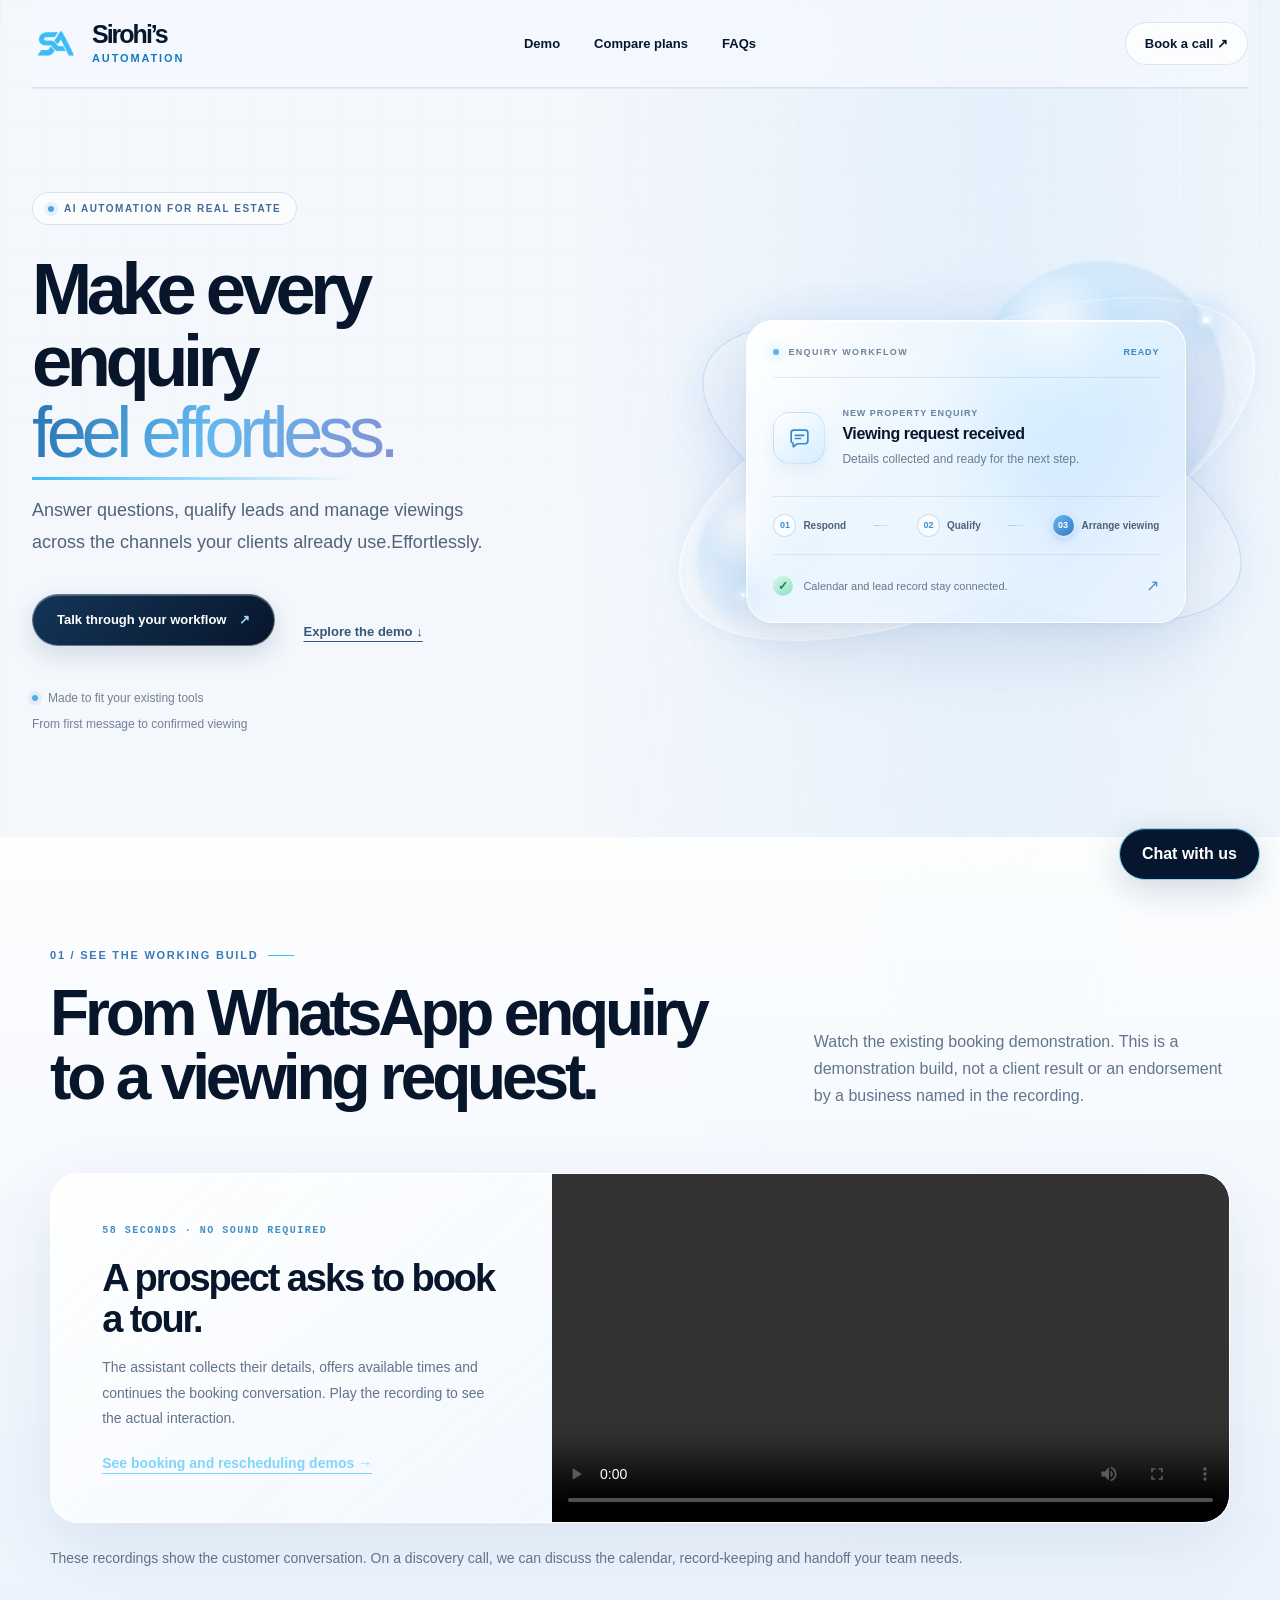
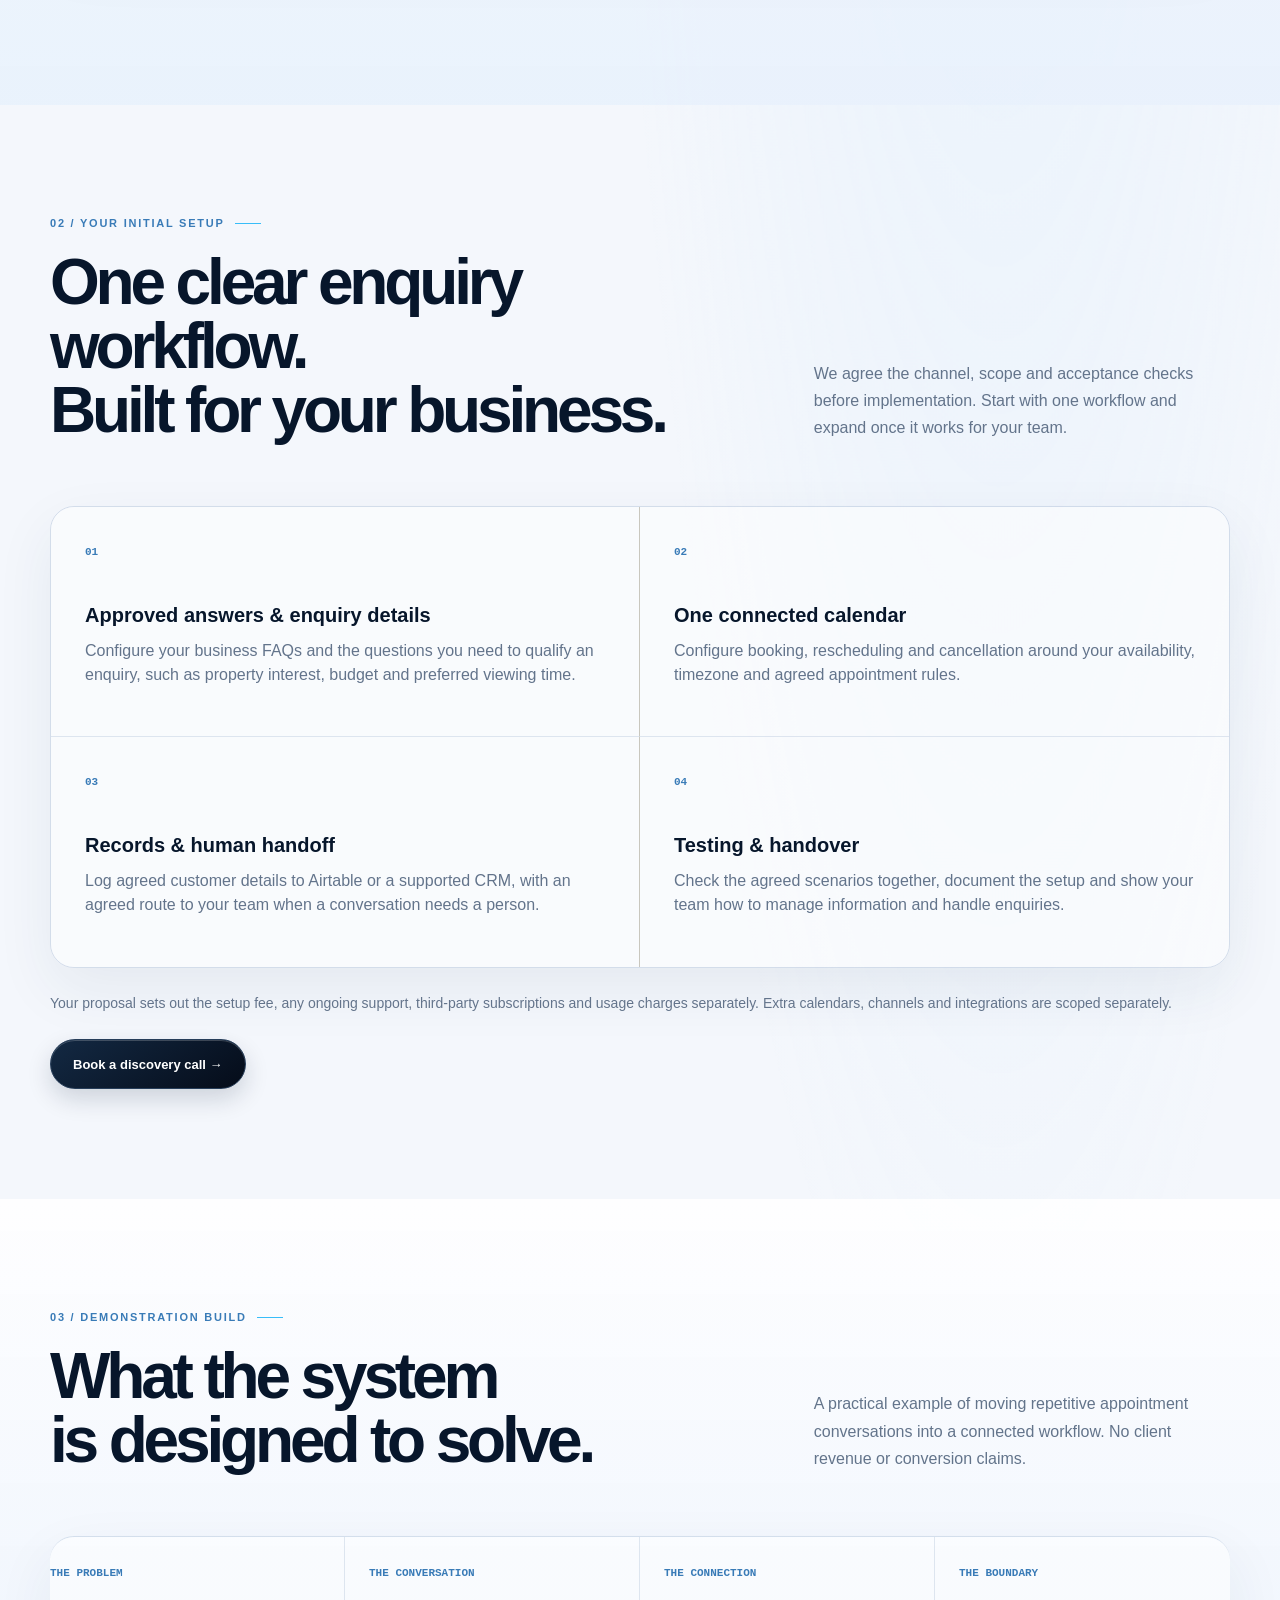
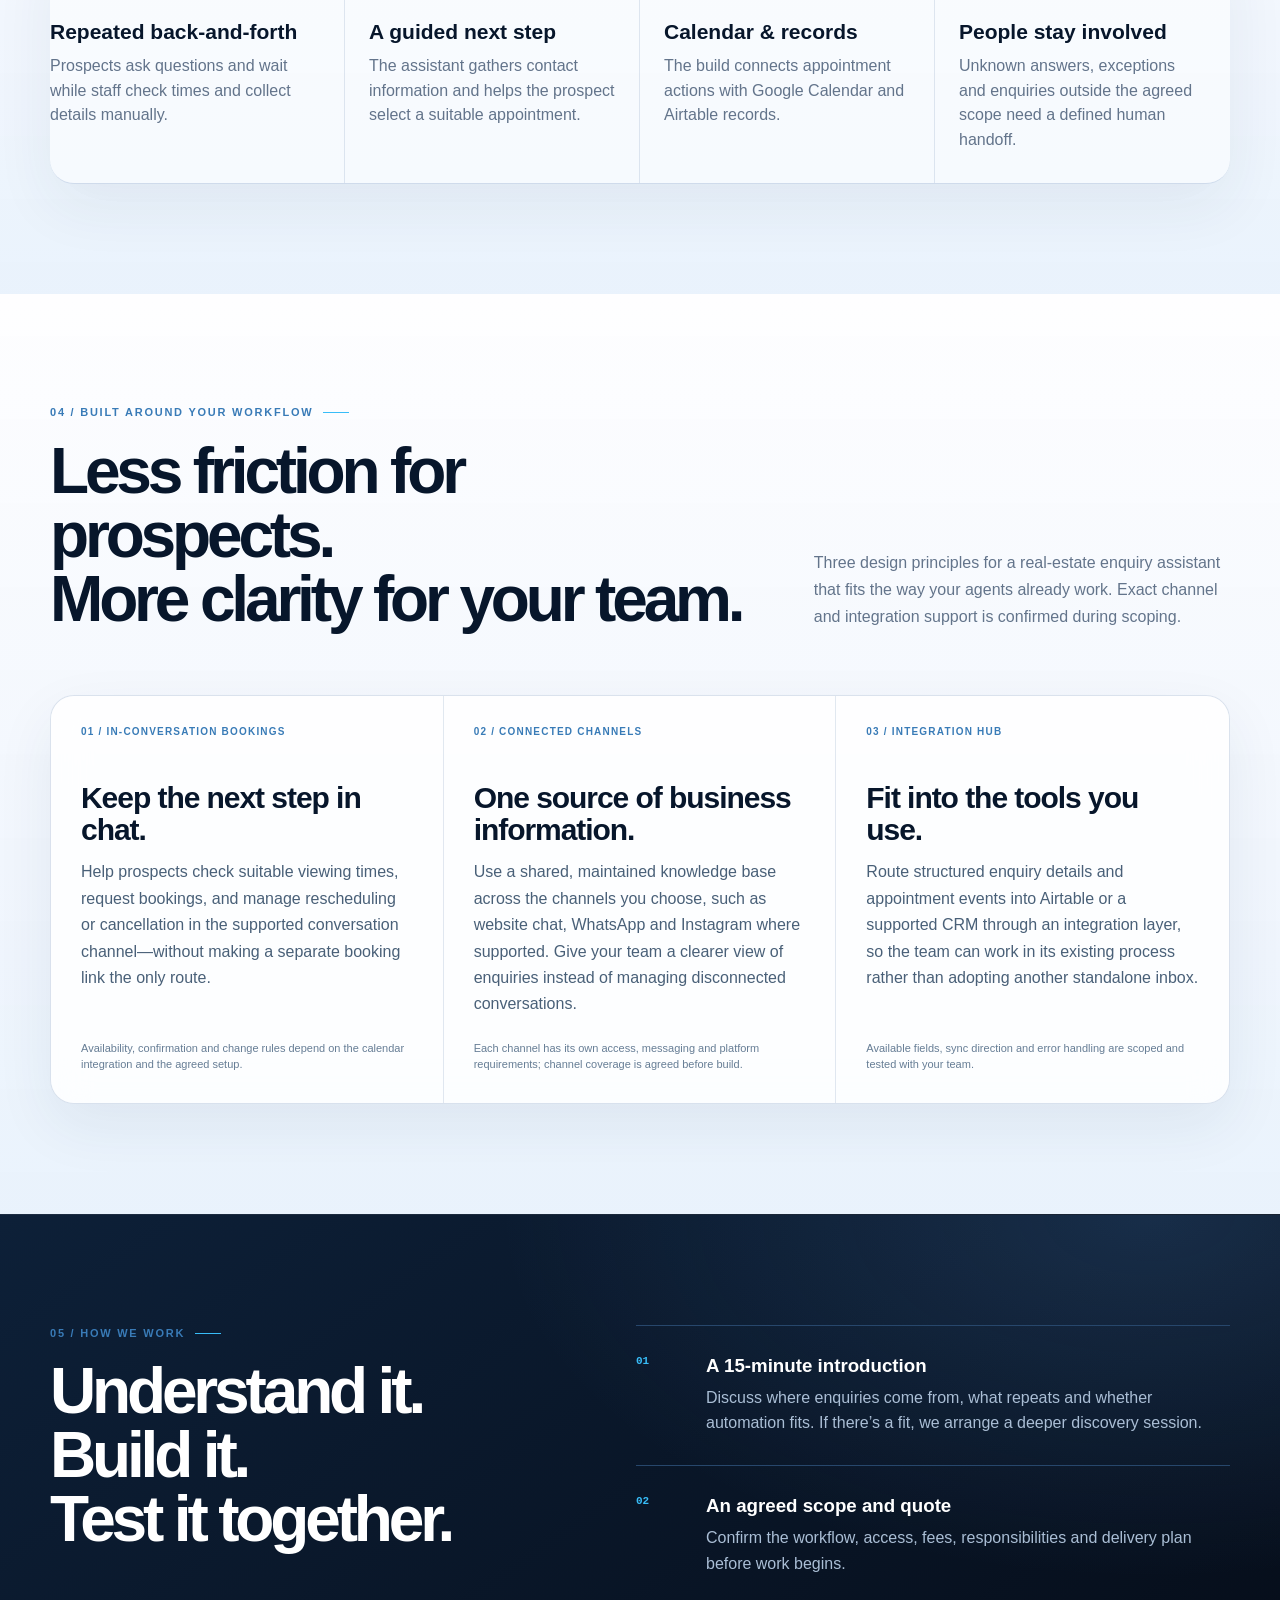
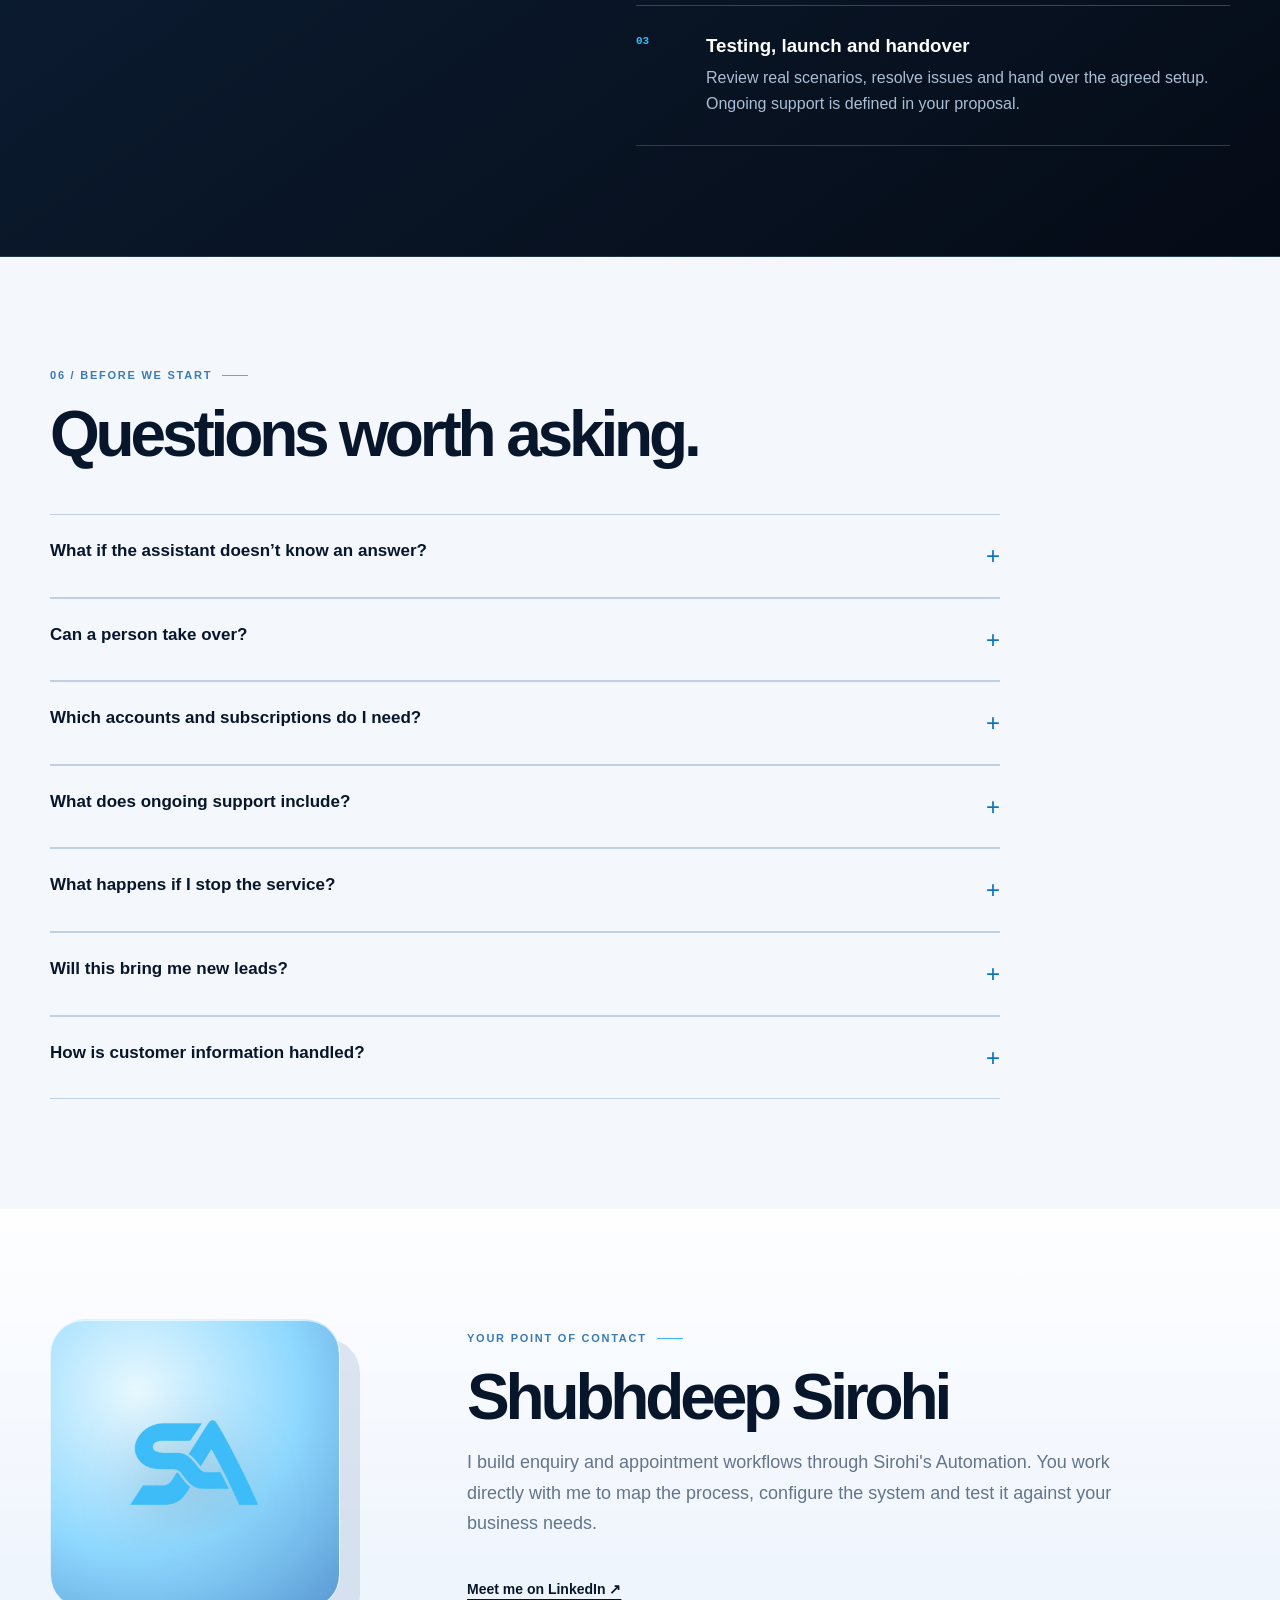
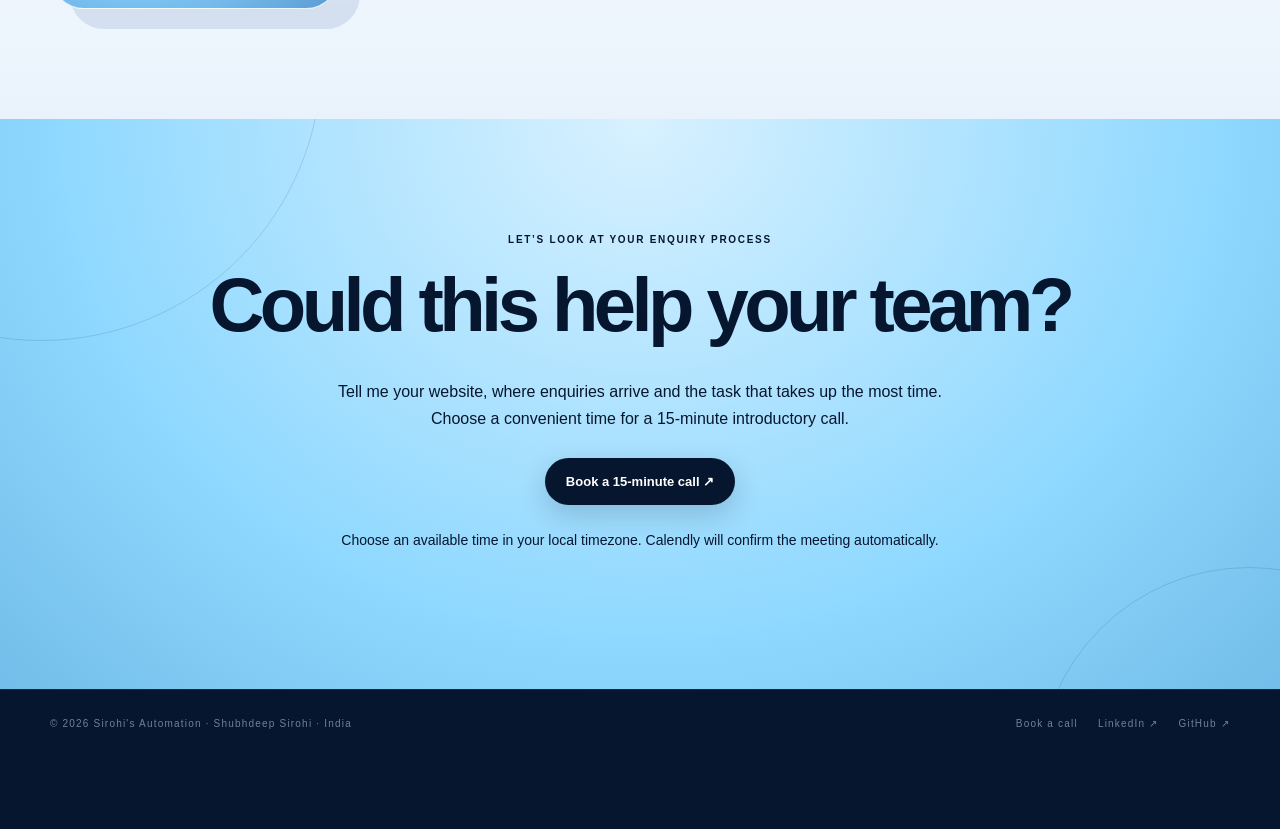
<file: index.html>
<!doctype html>
<html lang="en"><head><meta charset="utf-8"><meta name="viewport" content="width=device-width,initial-scale=1"><title>Real Estate Enquiry & Appointment Automation | Sirohi's Automation</title><meta name="description" content="AI enquiry answering and viewing appointment workflows for real-estate teams. Watch working WhatsApp demos and discuss a tailored setup."><link rel="canonical" href="https://sirohisautomation.com/"><link rel="stylesheet" href="styles.css?v=real-estate-11"><link rel="icon" type="image/webp" href="sirohi-logo.webp"></head><body><div class="page-noise" aria-hidden="true"></div><a class="skip-link" href="#main">Skip to content</a><header class="site-header"><a class="wordmark" href="index.html"><img class="brand-icon" src="sirohi-logo.webp" alt="Sirohi's Automation monogram" width="512" height="512" loading="lazy"><span class="brand-text">Sirohi’s<span>Automation</span></span></a><nav aria-label="Main navigation"><a href="index.html#demo">Demo</a><a href="plans.html">Compare plans</a><a href="index.html#faq">FAQs</a></nav><a class="header-cta" href="https://calendly.com/shubhdeepsirohi/30min" target="_blank" rel="noopener noreferrer">Book a call ↗</a></header><main id="main">
<section class="hero hero-minimal" id="top">
<div class="hero-copy">
<div class="eyebrow"><span></span>AI AUTOMATION FOR REAL ESTATE</div>
<h1>Make every enquiry<br><em>feel effortless.</em></h1>
<p>Answer questions, qualify leads and manage viewings across the channels your clients already use.Effortlessly.</p>
<div class="hero-actions"><a class="button primary" href="https://calendly.com/shubhdeepsirohi/30min" target="_blank" rel="noopener noreferrer">Talk through your workflow <span aria-hidden="true">↗</span></a><a class="text-link hero-demo-link" href="#demo">Explore the demo <span aria-hidden="true">↓</span></a></div>
<div class="hero-proof"><span><i></i> Made to fit your existing tools</span><span>From first message to confirmed viewing</span></div>
</div>
<div class="hero-visual" aria-hidden="true">
<div class="light-field"></div><div class="light-ribbon ribbon-a"></div><div class="light-ribbon ribbon-b"></div><div class="light-orb orb-a"></div><div class="light-orb orb-b"></div>
<div class="workflow-glass">
<div class="workflow-head"><span class="workflow-dot"></span><span>ENQUIRY WORKFLOW</span><span class="workflow-status">READY</span></div>
<div class="workflow-main"><div class="workflow-icon"><svg viewBox="0 0 24 24" fill="none" aria-hidden="true"><path d="M4 6.5A2.5 2.5 0 0 1 6.5 4h11A2.5 2.5 0 0 1 20 6.5v8a2.5 2.5 0 0 1-2.5 2.5H10l-4 3v-3.3A2.5 2.5 0 0 1 4 14.5v-8Z" stroke="currentColor" stroke-width="1.6" stroke-linejoin="round"/><path d="M8 9h8M8 12h5" stroke="currentColor" stroke-width="1.6" stroke-linecap="round"/></svg></div><div><span class="workflow-label">NEW PROPERTY ENQUIRY</span><strong>Viewing request received</strong><p>Details collected and ready for the next step.</p></div></div>
<div class="workflow-track"><div class="track-step done"><span>01</span><b>Respond</b></div><i></i><div class="track-step done"><span>02</span><b>Qualify</b></div><i></i><div class="track-step current"><span>03</span><b>Arrange viewing</b></div></div>
<div class="workflow-foot"><span class="workflow-check">✓</span><span>Calendar and lead record stay connected.</span><span class="workflow-arrow">↗</span></div>
</div>
<div class="glint glint-one"></div><div class="glint glint-two"></div>
</div></section>
<section class="section work" id="demo"><div class="section-heading"><div><span class="kicker">01 / SEE THE WORKING BUILD</span><h2>From WhatsApp enquiry<br>to a viewing request.</h2></div><p>Watch the existing booking demonstration. This is a demonstration build, not a client result or an endorsement by a business named in the recording.</p></div><article class="demo-card"><div class="demo-card-copy"><span>58 SECONDS · NO SOUND REQUIRED</span><h3>A prospect asks to book a tour.</h3><p>The assistant collects their details, offers available times and continues the booking conversation. Play the recording to see the actual interaction.</p><a class="text-link" href="demos.html">See booking and rescheduling demos →</a></div><video controls preload="metadata" playsinline aria-label="WhatsApp property viewing booking demonstration"><source src="booking-demo.mp4" type="video/mp4"><a href="booking-demo.mp4">Download the booking demo</a></video></article><p class="section-note">These recordings show the customer conversation. On a discovery call, we can discuss the calendar, record-keeping and handoff your team needs.</p></section>
<section class="section" id="offer"><div class="section-heading"><div><span class="kicker">02 / YOUR INITIAL SETUP</span><h2>One clear enquiry workflow.<br>Built for your business.</h2></div><p>We agree the channel, scope and acceptance checks before implementation. Start with one workflow and expand once it works for your team.</p></div><div class="capability-grid">
<article><span>01</span><h3>Approved answers &amp; enquiry details</h3><p>Configure your business FAQs and the questions you need to qualify an enquiry, such as property interest, budget and preferred viewing time.</p></article>
<article><span>02</span><h3>One connected calendar</h3><p>Configure booking, rescheduling and cancellation around your availability, timezone and agreed appointment rules.</p></article>
<article><span>03</span><h3>Records &amp; human handoff</h3><p>Log agreed customer details to Airtable or a supported CRM, with an agreed route to your team when a conversation needs a person.</p></article>
<article><span>04</span><h3>Testing &amp; handover</h3><p>Check the agreed scenarios together, document the setup and show your team how to manage information and handle enquiries.</p></article></div><p class="section-note">Your proposal sets out the setup fee, any ongoing support, third-party subscriptions and usage charges separately. Extra calendars, channels and integrations are scoped separately.</p><a class="button primary" href="https://calendly.com/shubhdeepsirohi/30min" target="_blank" rel="noopener noreferrer">Book a discovery call →</a></section>
<section class="section work" id="case-study"><div class="section-heading"><div><span class="kicker">03 / DEMONSTRATION BUILD</span><h2>What the system<br>is designed to solve.</h2></div><p>A practical example of moving repetitive appointment conversations into a connected workflow. No client revenue or conversion claims.</p></div><div class="journey"><article><span>THE PROBLEM</span><h3>Repeated back-and-forth</h3><p>Prospects ask questions and wait while staff check times and collect details manually.</p></article><article><span>THE CONVERSATION</span><h3>A guided next step</h3><p>The assistant gathers contact information and helps the prospect select a suitable appointment.</p></article><article><span>THE CONNECTION</span><h3>Calendar &amp; records</h3><p>The build connects appointment actions with Google Calendar and Airtable records.</p></article><article><span>THE BOUNDARY</span><h3>People stay involved</h3><p>Unknown answers, exceptions and enquiries outside the agreed scope need a defined human handoff.</p></article></div></section>
<section class="section work" id="strategy"><div class="section-heading"><div><span class="kicker">04 / BUILT AROUND YOUR WORKFLOW</span><h2>Less friction for prospects.<br>More clarity for your team.</h2></div><p>Three design principles for a real-estate enquiry assistant that fits the way your agents already work. Exact channel and integration support is confirmed during scoping.</p></div><div class="strategy-grid">
<article><span>01 / IN-CONVERSATION BOOKINGS</span><h3>Keep the next step in chat.</h3><p>Help prospects check suitable viewing times, request bookings, and manage rescheduling or cancellation in the supported conversation channel—without making a separate booking link the only route.</p><small>Availability, confirmation and change rules depend on the calendar integration and the agreed setup.</small></article>
<article><span>02 / CONNECTED CHANNELS</span><h3>One source of business information.</h3><p>Use a shared, maintained knowledge base across the channels you choose, such as website chat, WhatsApp and Instagram where supported. Give your team a clearer view of enquiries instead of managing disconnected conversations.</p><small>Each channel has its own access, messaging and platform requirements; channel coverage is agreed before build.</small></article>
<article><span>03 / INTEGRATION HUB</span><h3>Fit into the tools you use.</h3><p>Route structured enquiry details and appointment events into Airtable or a supported CRM through an integration layer, so the team can work in its existing process rather than adopting another standalone inbox.</p><small>Available fields, sync direction and error handling are scoped and tested with your team.</small></article>
</div></section>
<section class="approach section" id="approach"><div><span class="kicker">05 / HOW WE WORK</span><h2>Understand it.<br>Build it.<br>Test it together.</h2></div><div class="principles"><article><span>01</span><div><h3>A 15-minute introduction</h3><p>Discuss where enquiries come from, what repeats and whether automation fits. If there’s a fit, we arrange a deeper discovery session.</p></div></article><article><span>02</span><div><h3>An agreed scope and quote</h3><p>Confirm the workflow, access, fees, responsibilities and delivery plan before work begins.</p></div></article><article><span>03</span><div><h3>Testing, launch and handover</h3><p>Review real scenarios, resolve issues and hand over the agreed setup. Ongoing support is defined in your proposal.</p></div></article></div></section>
<section class="section" id="faq"><div class="section-heading compact"><div><span class="kicker">06 / BEFORE WE START</span><h2>Questions worth asking.</h2></div></div><div class="faq-list">
<details><summary>What if the assistant doesn’t know an answer?</summary><p>We configure it to use your approved business information and direct unknown or out-of-scope questions to an agreed human contact. AI can make mistakes, so this behaviour is part of testing and ongoing review.</p></details><details><summary>Can a person take over?</summary><p>A route to your team is agreed during setup. This may be a notification, contact request or a supported inbox handoff. The exact experience depends on the channel and tools you use.</p></details><details><summary>Which accounts and subscriptions do I need?</summary><p>The current demonstration uses Botpress, Google Calendar and Airtable, with WhatsApp for the conversation. Your setup may use a website channel instead. We identify the necessary accounts, account ownership, access and third-party charges in the proposal.</p></details><details><summary>What does ongoing support include?</summary><p>If you choose ongoing support, the proposal defines monitoring, troubleshooting, information updates, response times and revision limits. New workflows and integrations are quoted separately.</p></details><details><summary>What happens if I stop the service?</summary><p>We agree ownership, handover, exports and cancellation terms before starting. Accounts you own remain yours; any functions relying on cancelled hosting or subscriptions may stop. Continued operation depends on keeping the required services active.</p></details><details><summary>Will this bring me new leads?</summary><p>This service handles enquiries you already receive. It does not include advertising or promise more website traffic, sales or a particular conversion rate.</p></details><details><summary>How is customer information handled?</summary><p>We agree which information is needed, where it is stored and who can access it before launch. Your customer-facing privacy information should cover the tools you choose. Please do not submit sensitive information in the demo chat.</p></details></div></section><section class="about section work" id="about"><div class="about-mark"><img src="sirohi-logo.webp" alt="Sirohi's Automation monogram" width="512" height="512" loading="lazy"></div><div class="about-copy"><span class="kicker">YOUR POINT OF CONTACT</span><h2>Shubhdeep Sirohi</h2><p>I build enquiry and appointment workflows through Sirohi's Automation. You work directly with me to map the process, configure the system and test it against your business needs.</p><a class="text-link" href="https://www.linkedin.com/in/shubhdeep-sirohi-b2a466288/">Meet me on LinkedIn ↗</a></div></section><section class="closing" id="contact"><span>LET’S LOOK AT YOUR ENQUIRY PROCESS</span><h2>Could this help your team?</h2><p>Tell me your website, where enquiries arrive and the task that takes up the most time.<br>Choose a convenient time for a 15-minute introductory call.</p><a href="https://calendly.com/shubhdeepsirohi/30min" target="_blank" rel="noopener noreferrer">Book a 15-minute call ↗</a><p class="contact-note">Choose an available time in your local timezone. Calendly will confirm the meeting automatically.</p></section></main><footer><span>© 2026 Sirohi's Automation · Shubhdeep Sirohi · India</span><div><a href="https://calendly.com/shubhdeepsirohi/30min" target="_blank" rel="noopener noreferrer">Book a call</a><a href="https://www.linkedin.com/in/shubhdeep-sirohi-b2a466288/">LinkedIn ↗</a><a href="https://github.com/shubhdeepsirohi-del">GitHub ↗</a></div></footer><details class="business-chat">
  <summary><span class="chat-open-label">Chat with us</span><span class="chat-close-label">Close chat</span></summary>
  <section class="business-chat-panel" aria-label="Sirohi's Automation assistant">
    <div class="business-chat-header"><strong>Sirohi's Automation</strong><a href="https://cdn.botpress.cloud/webchat/v3.7/shareable.html?configUrl=https://files.bpcontent.cloud/2026/09/03/00/20260903002242-D4VPPEIN.json" target="_blank" rel="noopener noreferrer">Open in new tab ↗</a></div>
    <iframe src="https://cdn.botpress.cloud/webchat/v3.7/shareable.html?configUrl=https://files.bpcontent.cloud/2026/09/03/00/20260903002242-D4VPPEIN.json" title="Chat with Sirohi's Automation" loading="lazy" allow="clipboard-write"></iframe>
  </section>
</details>
<div class="scroll-progress" aria-hidden="true"><i></i></div><div class="cursor-glow" aria-hidden="true"></div><script>
(() => {
  const progress=document.querySelector('.scroll-progress i');
  const glow=document.querySelector('.cursor-glow');
  const revealables=[...document.querySelectorAll('main section, .demo-card, .journey article, .capability-grid article, .principles article, .faq-list details, .plans-table-wrap, .plans-cta')];
  revealables.forEach((el,i)=>{el.classList.add('reveal'); if(i%5===1)el.classList.add('reveal-delay-1'); if(i%5===2)el.classList.add('reveal-delay-2'); if(i%5===3)el.classList.add('reveal-delay-3');});
  const io=new IntersectionObserver(entries=>entries.forEach(e=>{if(e.isIntersecting){e.target.classList.add('in-view');io.unobserve(e.target)}}),{threshold:.12,rootMargin:'0px 0px -8% 0px'});
  revealables.forEach(el=>io.observe(el));
  const update=()=>{const h=document.documentElement.scrollHeight-innerHeight; progress.style.width=(h>0?(scrollY/h)*100:0)+'%';};
  addEventListener('scroll',update,{passive:true}); update();
  addEventListener('pointermove',e=>{if(glow){glow.style.opacity='.75';glow.style.left=e.clientX+'px';glow.style.top=e.clientY+'px';}},{passive:true});
})();
</script></body></html>
</file>
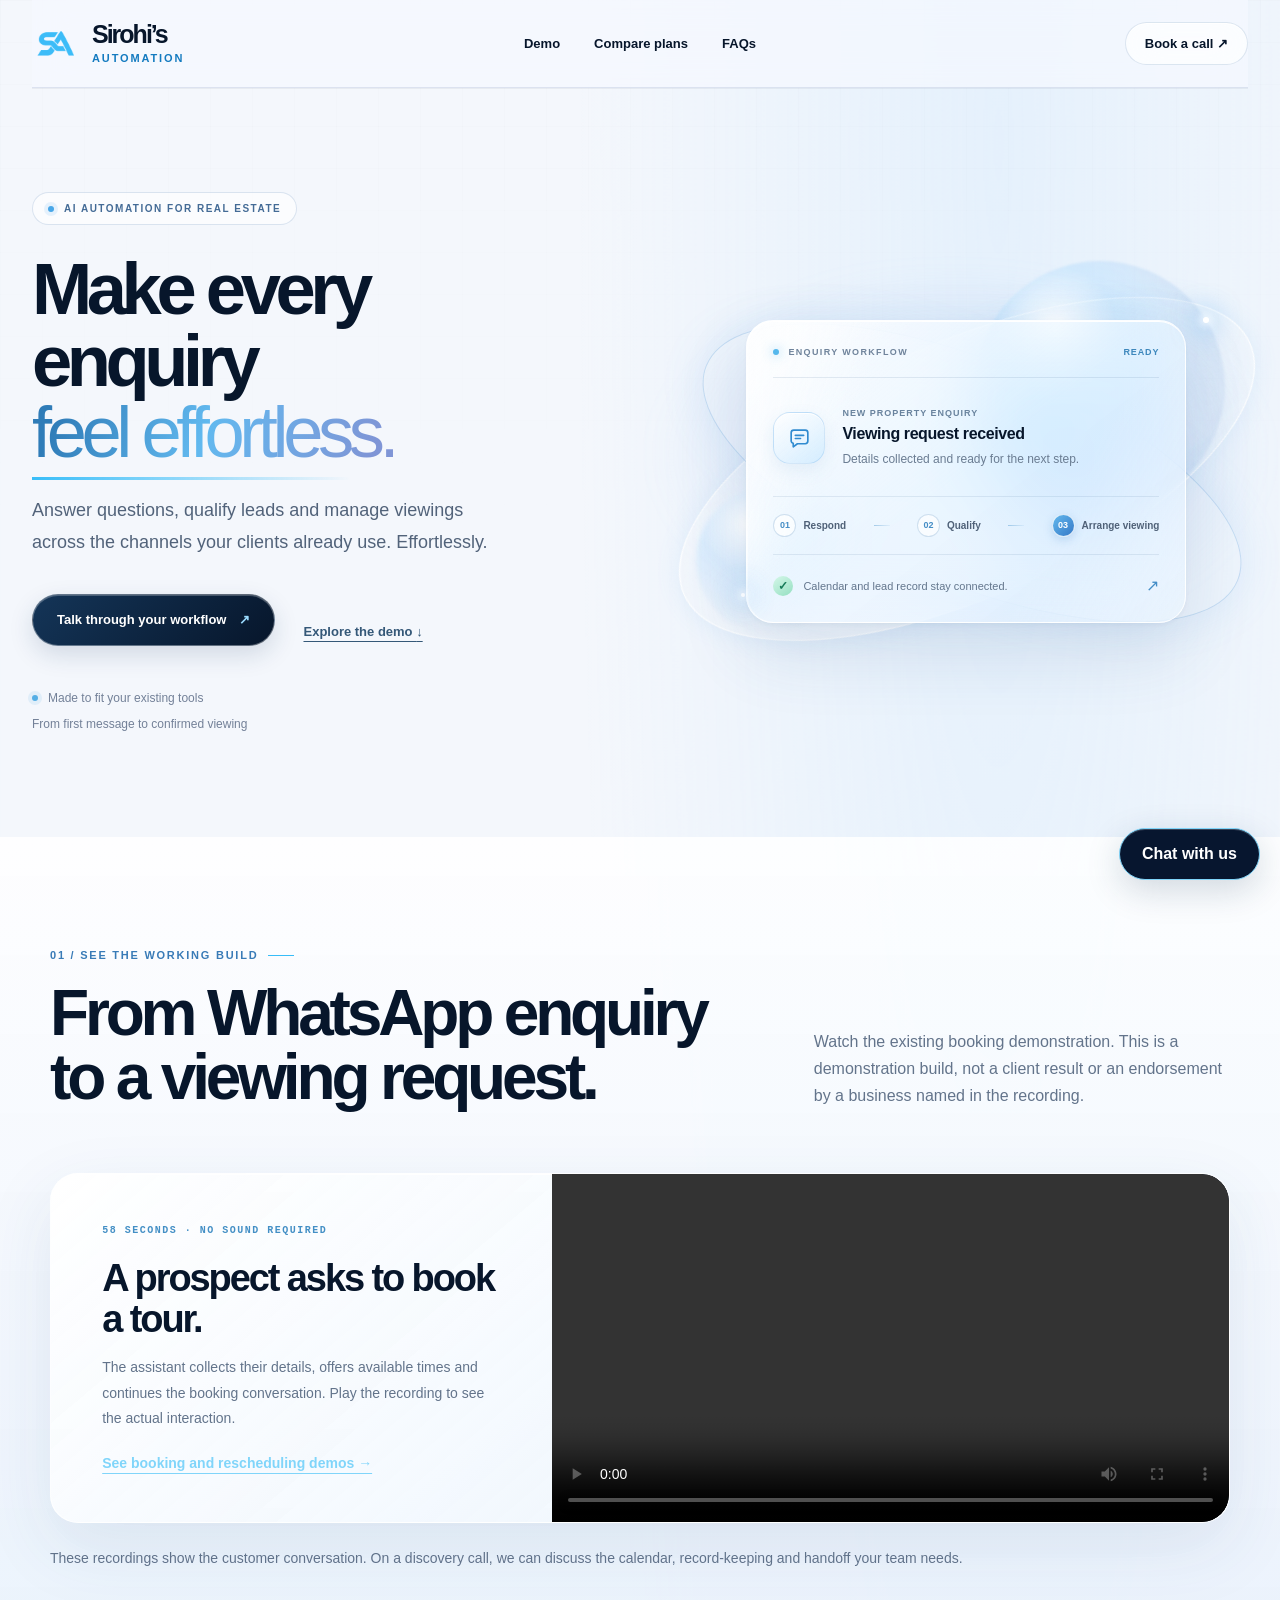
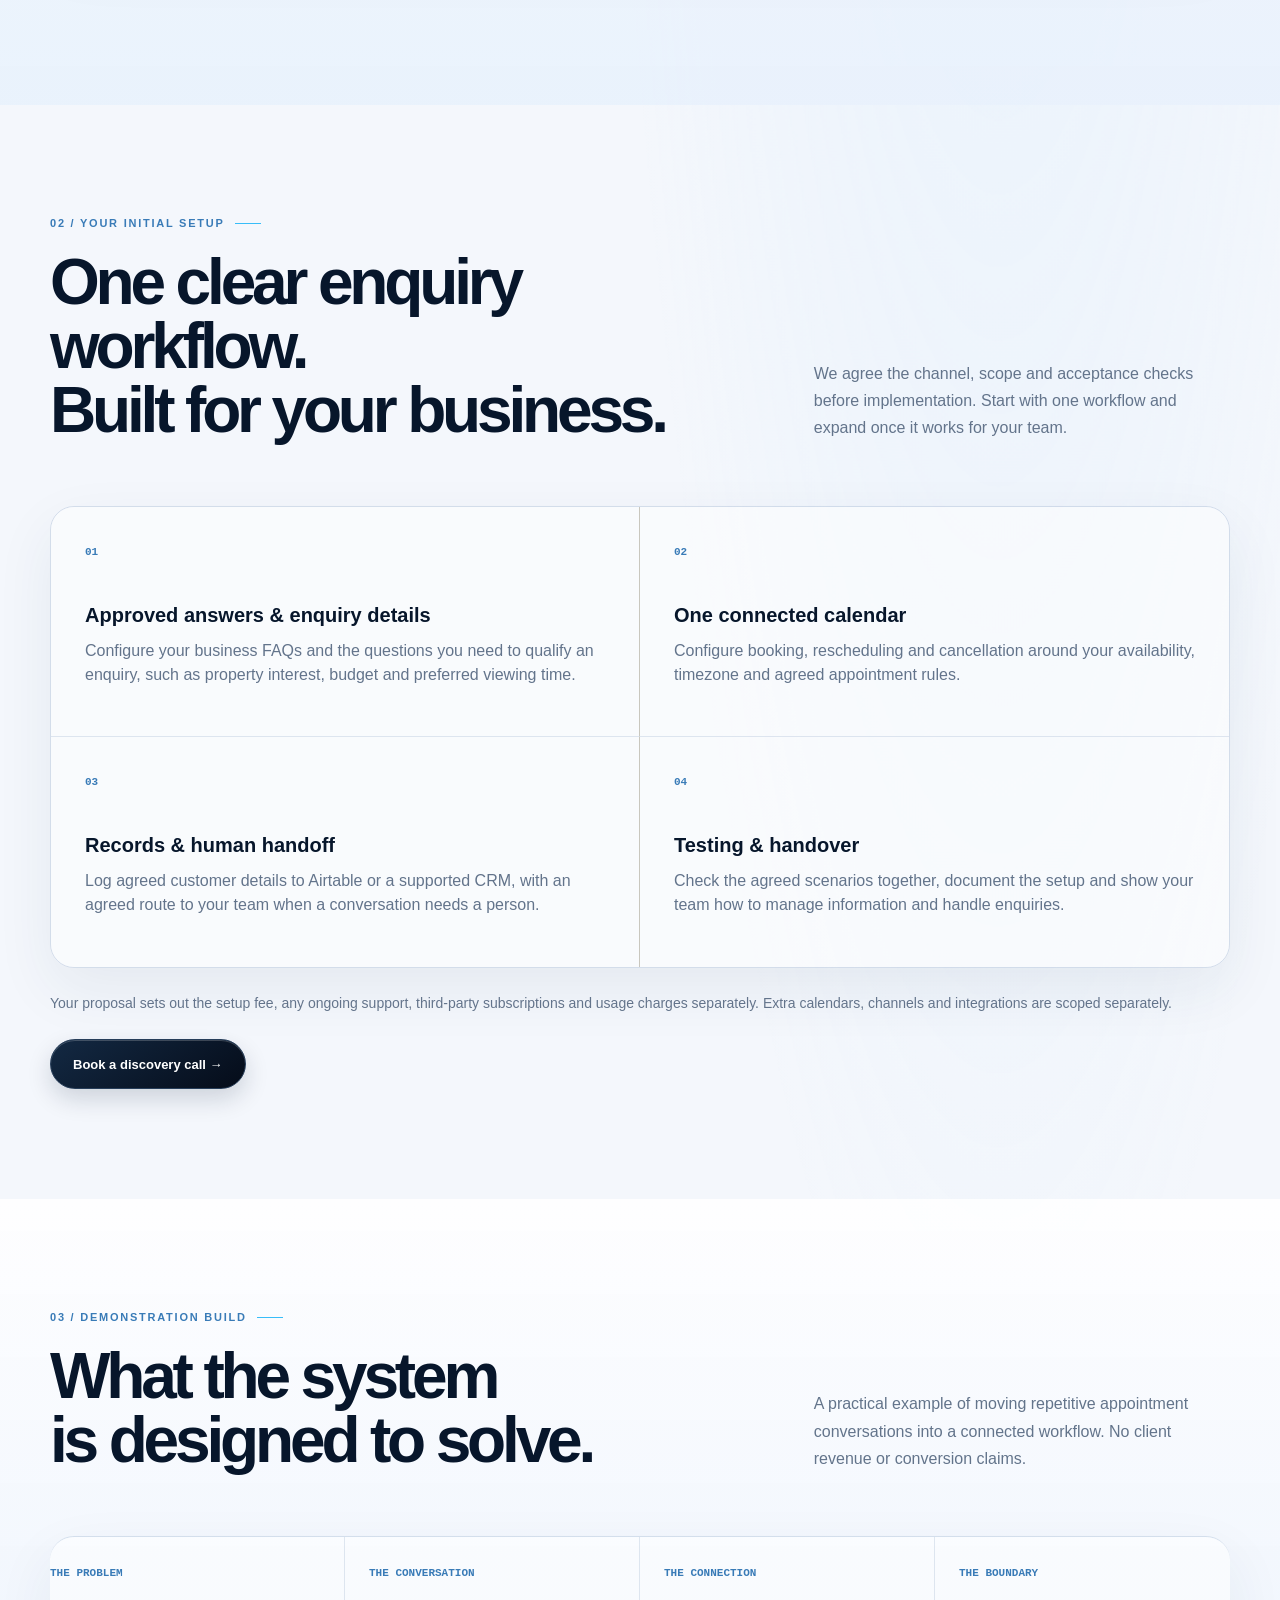
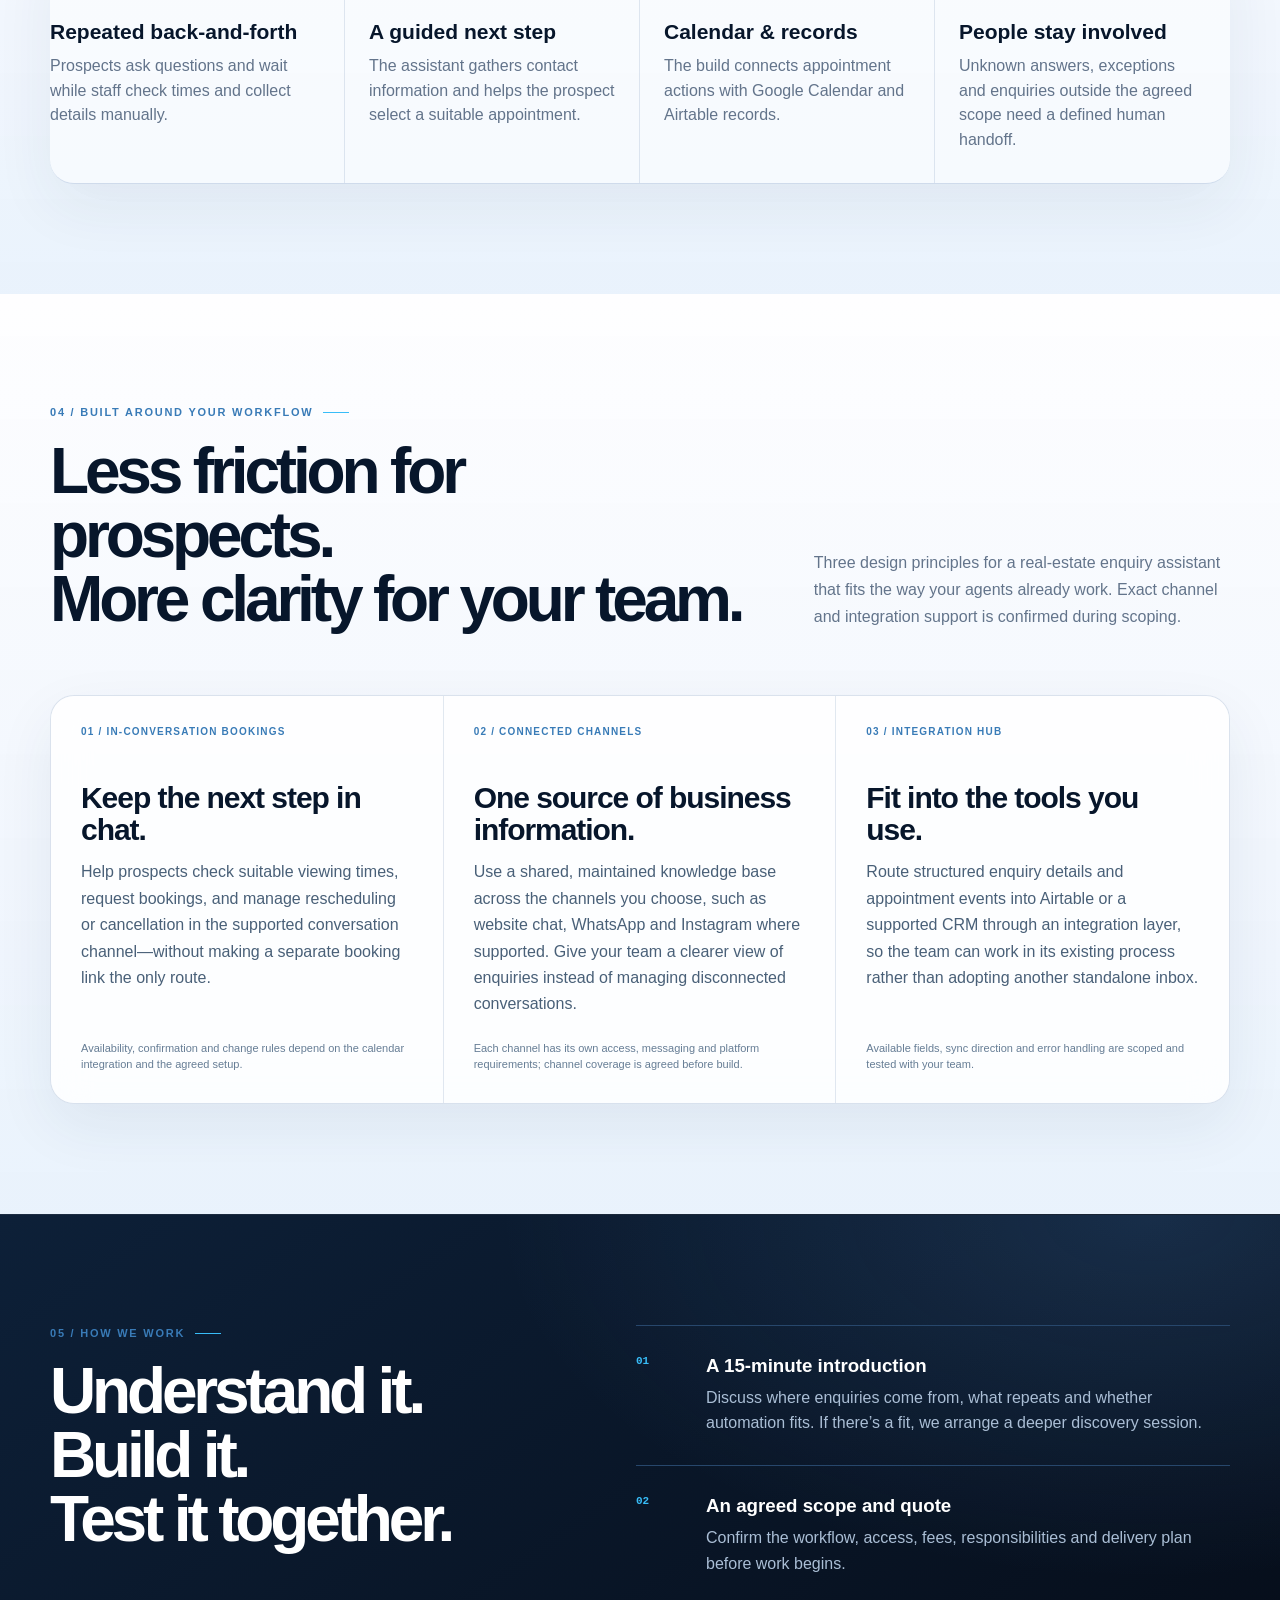
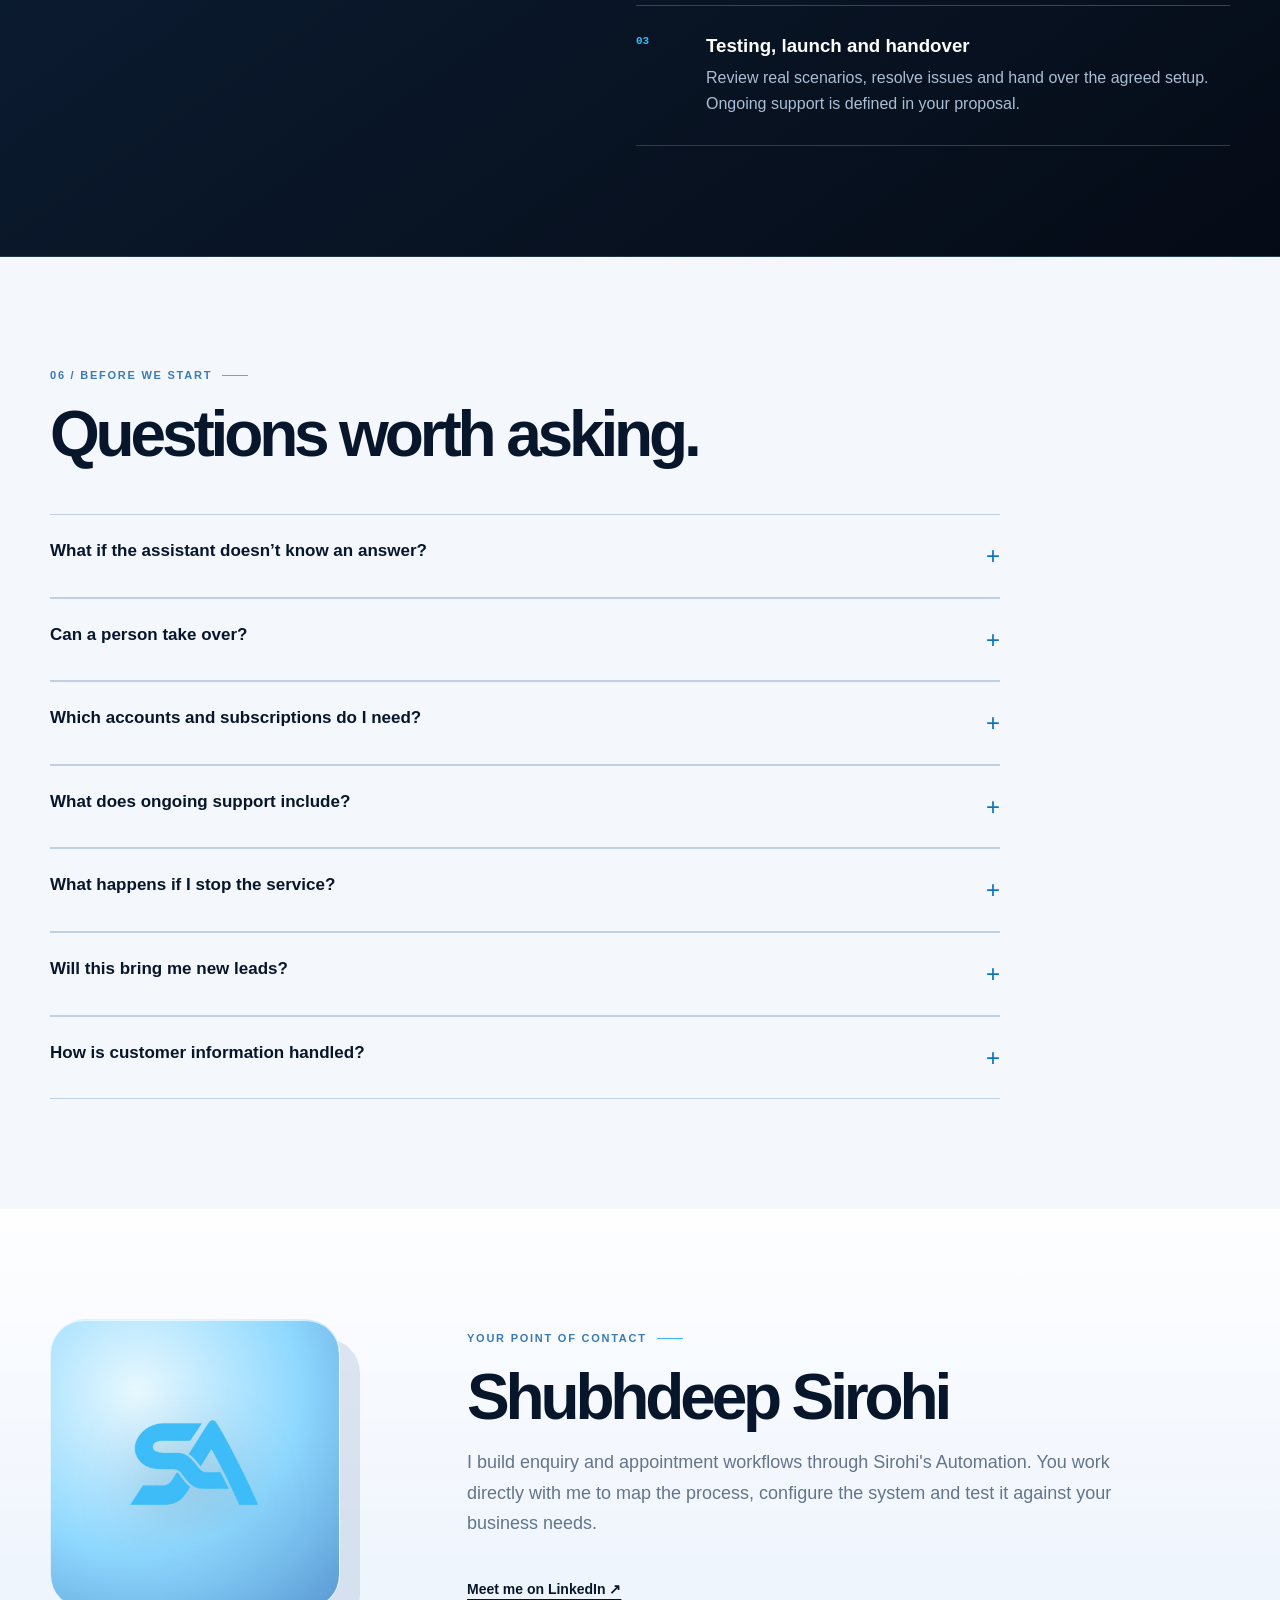
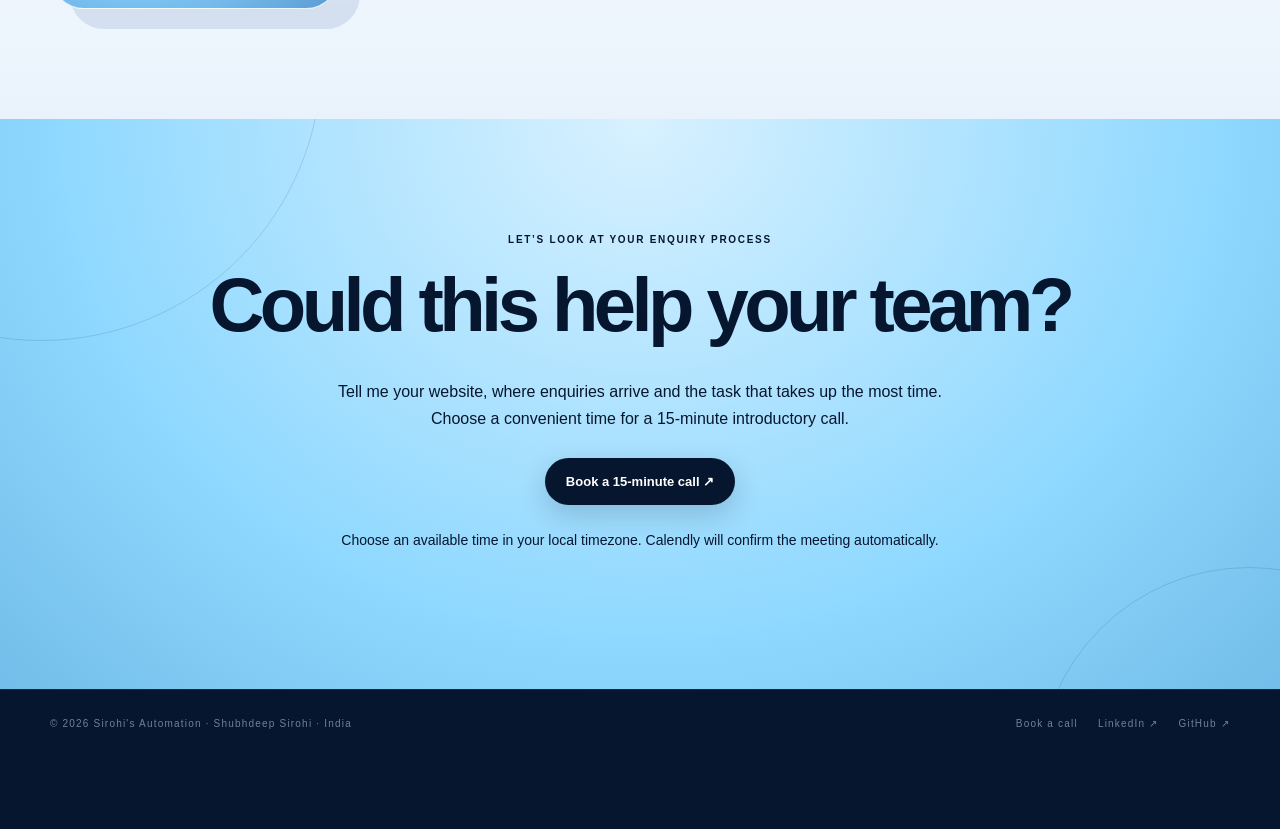
<file: demos.html>
<!doctype html>
<html lang="en"><head><meta charset="utf-8"><meta name="viewport" content="width=device-width,initial-scale=1"><title>Real Estate Enquiry & Appointment Automation | Sirohi's Automation</title><meta name="description" content="AI enquiry answering and viewing appointment workflows for real-estate teams. Watch working WhatsApp demos and discuss a tailored setup."><link rel="canonical" href="https://sirohisautomation.com/"><link rel="stylesheet" href="styles.css?v=real-estate-11"><link rel="icon" type="image/webp" href="sirohi-logo.webp"></head><body><div class="page-noise" aria-hidden="true"></div><a class="skip-link" href="#main">Skip to content</a><header class="site-header"><a class="wordmark" href="index.html"><img class="brand-icon" src="sirohi-logo.webp" alt="Sirohi's Automation monogram" width="512" height="512" loading="lazy"><span class="brand-text">Sirohi’s<span>Automation</span></span></a><nav aria-label="Main navigation"><a href="index.html#demo">Demo</a><a href="plans.html">Compare plans</a><a href="index.html#faq">FAQs</a></nav><a class="header-cta" href="https://calendly.com/shubhdeepsirohi/30min" target="_blank" rel="noopener noreferrer">Book a call ↗</a></header><main id="main">
<section class="hero hero-minimal" id="top">
<div class="hero-copy">
<div class="eyebrow"><span></span>AI AUTOMATION FOR REAL ESTATE</div>
<h1>Make every enquiry<br><em>feel effortless.</em></h1>
<p>Answer questions, qualify leads and manage viewings across the channels your clients already use. Effortlessly.</p>
<div class="hero-actions"><a class="button primary" href="https://calendly.com/shubhdeepsirohi/30min" target="_blank" rel="noopener noreferrer">Talk through your workflow <span aria-hidden="true">↗</span></a><a class="text-link hero-demo-link" href="#demo">Explore the demo <span aria-hidden="true">↓</span></a></div>
<div class="hero-proof"><span><i></i> Made to fit your existing tools</span><span>From first message to confirmed viewing</span></div>
</div>
<div class="hero-visual" aria-hidden="true">
<div class="light-field"></div><div class="light-ribbon ribbon-a"></div><div class="light-ribbon ribbon-b"></div><div class="light-orb orb-a"></div><div class="light-orb orb-b"></div>
<div class="workflow-glass">
<div class="workflow-head"><span class="workflow-dot"></span><span>ENQUIRY WORKFLOW</span><span class="workflow-status">READY</span></div>
<div class="workflow-main"><div class="workflow-icon"><svg viewBox="0 0 24 24" fill="none" aria-hidden="true"><path d="M4 6.5A2.5 2.5 0 0 1 6.5 4h11A2.5 2.5 0 0 1 20 6.5v8a2.5 2.5 0 0 1-2.5 2.5H10l-4 3v-3.3A2.5 2.5 0 0 1 4 14.5v-8Z" stroke="currentColor" stroke-width="1.6" stroke-linejoin="round"/><path d="M8 9h8M8 12h5" stroke="currentColor" stroke-width="1.6" stroke-linecap="round"/></svg></div><div><span class="workflow-label">NEW PROPERTY ENQUIRY</span><strong>Viewing request received</strong><p>Details collected and ready for the next step.</p></div></div>
<div class="workflow-track"><div class="track-step done"><span>01</span><b>Respond</b></div><i></i><div class="track-step done"><span>02</span><b>Qualify</b></div><i></i><div class="track-step current"><span>03</span><b>Arrange viewing</b></div></div>
<div class="workflow-foot"><span class="workflow-check">✓</span><span>Calendar and lead record stay connected.</span><span class="workflow-arrow">↗</span></div>
</div>
<div class="glint glint-one"></div><div class="glint glint-two"></div>
</div></section>
<section class="section work" id="demo"><div class="section-heading"><div><span class="kicker">01 / SEE THE WORKING BUILD</span><h2>From WhatsApp enquiry<br>to a viewing request.</h2></div><p>Watch the existing booking demonstration. This is a demonstration build, not a client result or an endorsement by a business named in the recording.</p></div><article class="demo-card"><div class="demo-card-copy"><span>58 SECONDS · NO SOUND REQUIRED</span><h3>A prospect asks to book a tour.</h3><p>The assistant collects their details, offers available times and continues the booking conversation. Play the recording to see the actual interaction.</p><a class="text-link" href="demos.html">See booking and rescheduling demos →</a></div><video controls preload="metadata" playsinline aria-label="WhatsApp property viewing booking demonstration"><source src="booking-demo.mp4" type="video/mp4"><a href="booking-demo.mp4">Download the booking demo</a></video></article><p class="section-note">These recordings show the customer conversation. On a discovery call, we can discuss the calendar, record-keeping and handoff your team needs.</p></section>
<section class="section" id="offer"><div class="section-heading"><div><span class="kicker">02 / YOUR INITIAL SETUP</span><h2>One clear enquiry workflow.<br>Built for your business.</h2></div><p>We agree the channel, scope and acceptance checks before implementation. Start with one workflow and expand once it works for your team.</p></div><div class="capability-grid">
<article><span>01</span><h3>Approved answers &amp; enquiry details</h3><p>Configure your business FAQs and the questions you need to qualify an enquiry, such as property interest, budget and preferred viewing time.</p></article>
<article><span>02</span><h3>One connected calendar</h3><p>Configure booking, rescheduling and cancellation around your availability, timezone and agreed appointment rules.</p></article>
<article><span>03</span><h3>Records &amp; human handoff</h3><p>Log agreed customer details to Airtable or a supported CRM, with an agreed route to your team when a conversation needs a person.</p></article>
<article><span>04</span><h3>Testing &amp; handover</h3><p>Check the agreed scenarios together, document the setup and show your team how to manage information and handle enquiries.</p></article></div><p class="section-note">Your proposal sets out the setup fee, any ongoing support, third-party subscriptions and usage charges separately. Extra calendars, channels and integrations are scoped separately.</p><a class="button primary" href="https://calendly.com/shubhdeepsirohi/30min" target="_blank" rel="noopener noreferrer">Book a discovery call →</a></section>
<section class="section work" id="case-study"><div class="section-heading"><div><span class="kicker">03 / DEMONSTRATION BUILD</span><h2>What the system<br>is designed to solve.</h2></div><p>A practical example of moving repetitive appointment conversations into a connected workflow. No client revenue or conversion claims.</p></div><div class="journey"><article><span>THE PROBLEM</span><h3>Repeated back-and-forth</h3><p>Prospects ask questions and wait while staff check times and collect details manually.</p></article><article><span>THE CONVERSATION</span><h3>A guided next step</h3><p>The assistant gathers contact information and helps the prospect select a suitable appointment.</p></article><article><span>THE CONNECTION</span><h3>Calendar &amp; records</h3><p>The build connects appointment actions with Google Calendar and Airtable records.</p></article><article><span>THE BOUNDARY</span><h3>People stay involved</h3><p>Unknown answers, exceptions and enquiries outside the agreed scope need a defined human handoff.</p></article></div></section>
<section class="section work" id="strategy"><div class="section-heading"><div><span class="kicker">04 / BUILT AROUND YOUR WORKFLOW</span><h2>Less friction for prospects.<br>More clarity for your team.</h2></div><p>Three design principles for a real-estate enquiry assistant that fits the way your agents already work. Exact channel and integration support is confirmed during scoping.</p></div><div class="strategy-grid">
<article><span>01 / IN-CONVERSATION BOOKINGS</span><h3>Keep the next step in chat.</h3><p>Help prospects check suitable viewing times, request bookings, and manage rescheduling or cancellation in the supported conversation channel—without making a separate booking link the only route.</p><small>Availability, confirmation and change rules depend on the calendar integration and the agreed setup.</small></article>
<article><span>02 / CONNECTED CHANNELS</span><h3>One source of business information.</h3><p>Use a shared, maintained knowledge base across the channels you choose, such as website chat, WhatsApp and Instagram where supported. Give your team a clearer view of enquiries instead of managing disconnected conversations.</p><small>Each channel has its own access, messaging and platform requirements; channel coverage is agreed before build.</small></article>
<article><span>03 / INTEGRATION HUB</span><h3>Fit into the tools you use.</h3><p>Route structured enquiry details and appointment events into Airtable or a supported CRM through an integration layer, so the team can work in its existing process rather than adopting another standalone inbox.</p><small>Available fields, sync direction and error handling are scoped and tested with your team.</small></article>
</div></section>
<section class="approach section" id="approach"><div><span class="kicker">05 / HOW WE WORK</span><h2>Understand it.<br>Build it.<br>Test it together.</h2></div><div class="principles"><article><span>01</span><div><h3>A 15-minute introduction</h3><p>Discuss where enquiries come from, what repeats and whether automation fits. If there’s a fit, we arrange a deeper discovery session.</p></div></article><article><span>02</span><div><h3>An agreed scope and quote</h3><p>Confirm the workflow, access, fees, responsibilities and delivery plan before work begins.</p></div></article><article><span>03</span><div><h3>Testing, launch and handover</h3><p>Review real scenarios, resolve issues and hand over the agreed setup. Ongoing support is defined in your proposal.</p></div></article></div></section>
<section class="section" id="faq"><div class="section-heading compact"><div><span class="kicker">06 / BEFORE WE START</span><h2>Questions worth asking.</h2></div></div><div class="faq-list">
<details><summary>What if the assistant doesn’t know an answer?</summary><p>We configure it to use your approved business information and direct unknown or out-of-scope questions to an agreed human contact. AI can make mistakes, so this behaviour is part of testing and ongoing review.</p></details><details><summary>Can a person take over?</summary><p>A route to your team is agreed during setup. This may be a notification, contact request or a supported inbox handoff. The exact experience depends on the channel and tools you use.</p></details><details><summary>Which accounts and subscriptions do I need?</summary><p>The current demonstration uses Botpress, Google Calendar and Airtable, with WhatsApp for the conversation. Your setup may use a website channel instead. We identify the necessary accounts, account ownership, access and third-party charges in the proposal.</p></details><details><summary>What does ongoing support include?</summary><p>If you choose ongoing support, the proposal defines monitoring, troubleshooting, information updates, response times and revision limits. New workflows and integrations are quoted separately.</p></details><details><summary>What happens if I stop the service?</summary><p>We agree ownership, handover, exports and cancellation terms before starting. Accounts you own remain yours; any functions relying on cancelled hosting or subscriptions may stop. Continued operation depends on keeping the required services active.</p></details><details><summary>Will this bring me new leads?</summary><p>This service handles enquiries you already receive. It does not include advertising or promise more website traffic, sales or a particular conversion rate.</p></details><details><summary>How is customer information handled?</summary><p>We agree which information is needed, where it is stored and who can access it before launch. Your customer-facing privacy information should cover the tools you choose. Please do not submit sensitive information in the demo chat.</p></details></div></section><section class="about section work" id="about"><div class="about-mark"><img src="sirohi-logo.webp" alt="Sirohi's Automation monogram" width="512" height="512" loading="lazy"></div><div class="about-copy"><span class="kicker">YOUR POINT OF CONTACT</span><h2>Shubhdeep Sirohi</h2><p>I build enquiry and appointment workflows through Sirohi's Automation. You work directly with me to map the process, configure the system and test it against your business needs.</p><a class="text-link" href="https://www.linkedin.com/in/shubhdeep-sirohi-b2a466288/">Meet me on LinkedIn ↗</a></div></section><section class="closing" id="contact"><span>LET’S LOOK AT YOUR ENQUIRY PROCESS</span><h2>Could this help your team?</h2><p>Tell me your website, where enquiries arrive and the task that takes up the most time.<br>Choose a convenient time for a 15-minute introductory call.</p><a href="https://calendly.com/shubhdeepsirohi/30min" target="_blank" rel="noopener noreferrer">Book a 15-minute call ↗</a><p class="contact-note">Choose an available time in your local timezone. Calendly will confirm the meeting automatically.</p></section></main><footer><span>© 2026 Sirohi's Automation · Shubhdeep Sirohi · India</span><div><a href="https://calendly.com/shubhdeepsirohi/30min" target="_blank" rel="noopener noreferrer">Book a call</a><a href="https://www.linkedin.com/in/shubhdeep-sirohi-b2a466288/">LinkedIn ↗</a><a href="https://github.com/shubhdeepsirohi-del">GitHub ↗</a></div></footer><details class="business-chat">
  <summary><span class="chat-open-label">Chat with us</span><span class="chat-close-label">Close chat</span></summary>
  <section class="business-chat-panel" aria-label="Sirohi's Automation assistant">
    <div class="business-chat-header"><strong>Sirohi's Automation</strong><a href="https://cdn.botpress.cloud/webchat/v3.7/shareable.html?configUrl=https://files.bpcontent.cloud/2026/09/03/00/20260903002242-D4VPPEIN.json" target="_blank" rel="noopener noreferrer">Open in new tab ↗</a></div>
    <iframe src="https://cdn.botpress.cloud/webchat/v3.7/shareable.html?configUrl=https://files.bpcontent.cloud/2026/09/03/00/20260903002242-D4VPPEIN.json" title="Chat with Sirohi's Automation" loading="lazy" allow="clipboard-write"></iframe>
  </section>
</details>
<div class="scroll-progress" aria-hidden="true"><i></i></div><div class="cursor-glow" aria-hidden="true"></div><script>
(() => {
  const progress=document.querySelector('.scroll-progress i');
  const glow=document.querySelector('.cursor-glow');
  const revealables=[...document.querySelectorAll('main section, .demo-card, .journey article, .capability-grid article, .principles article, .faq-list details, .plans-table-wrap, .plans-cta')];
  revealables.forEach((el,i)=>{el.classList.add('reveal'); if(i%5===1)el.classList.add('reveal-delay-1'); if(i%5===2)el.classList.add('reveal-delay-2'); if(i%5===3)el.classList.add('reveal-delay-3');});
  const io=new IntersectionObserver(entries=>entries.forEach(e=>{if(e.isIntersecting){e.target.classList.add('in-view');io.unobserve(e.target)}}),{threshold:.12,rootMargin:'0px 0px -8% 0px'});
  revealables.forEach(el=>io.observe(el));
  const update=()=>{const h=document.documentElement.scrollHeight-innerHeight; progress.style.width=(h>0?(scrollY/h)*100:0)+'%';};
  addEventListener('scroll',update,{passive:true}); update();
  addEventListener('pointermove',e=>{if(glow){glow.style.opacity='.75';glow.style.left=e.clientX+'px';glow.style.top=e.clientY+'px';}},{passive:true});
})();
</script></body></html>
</file>
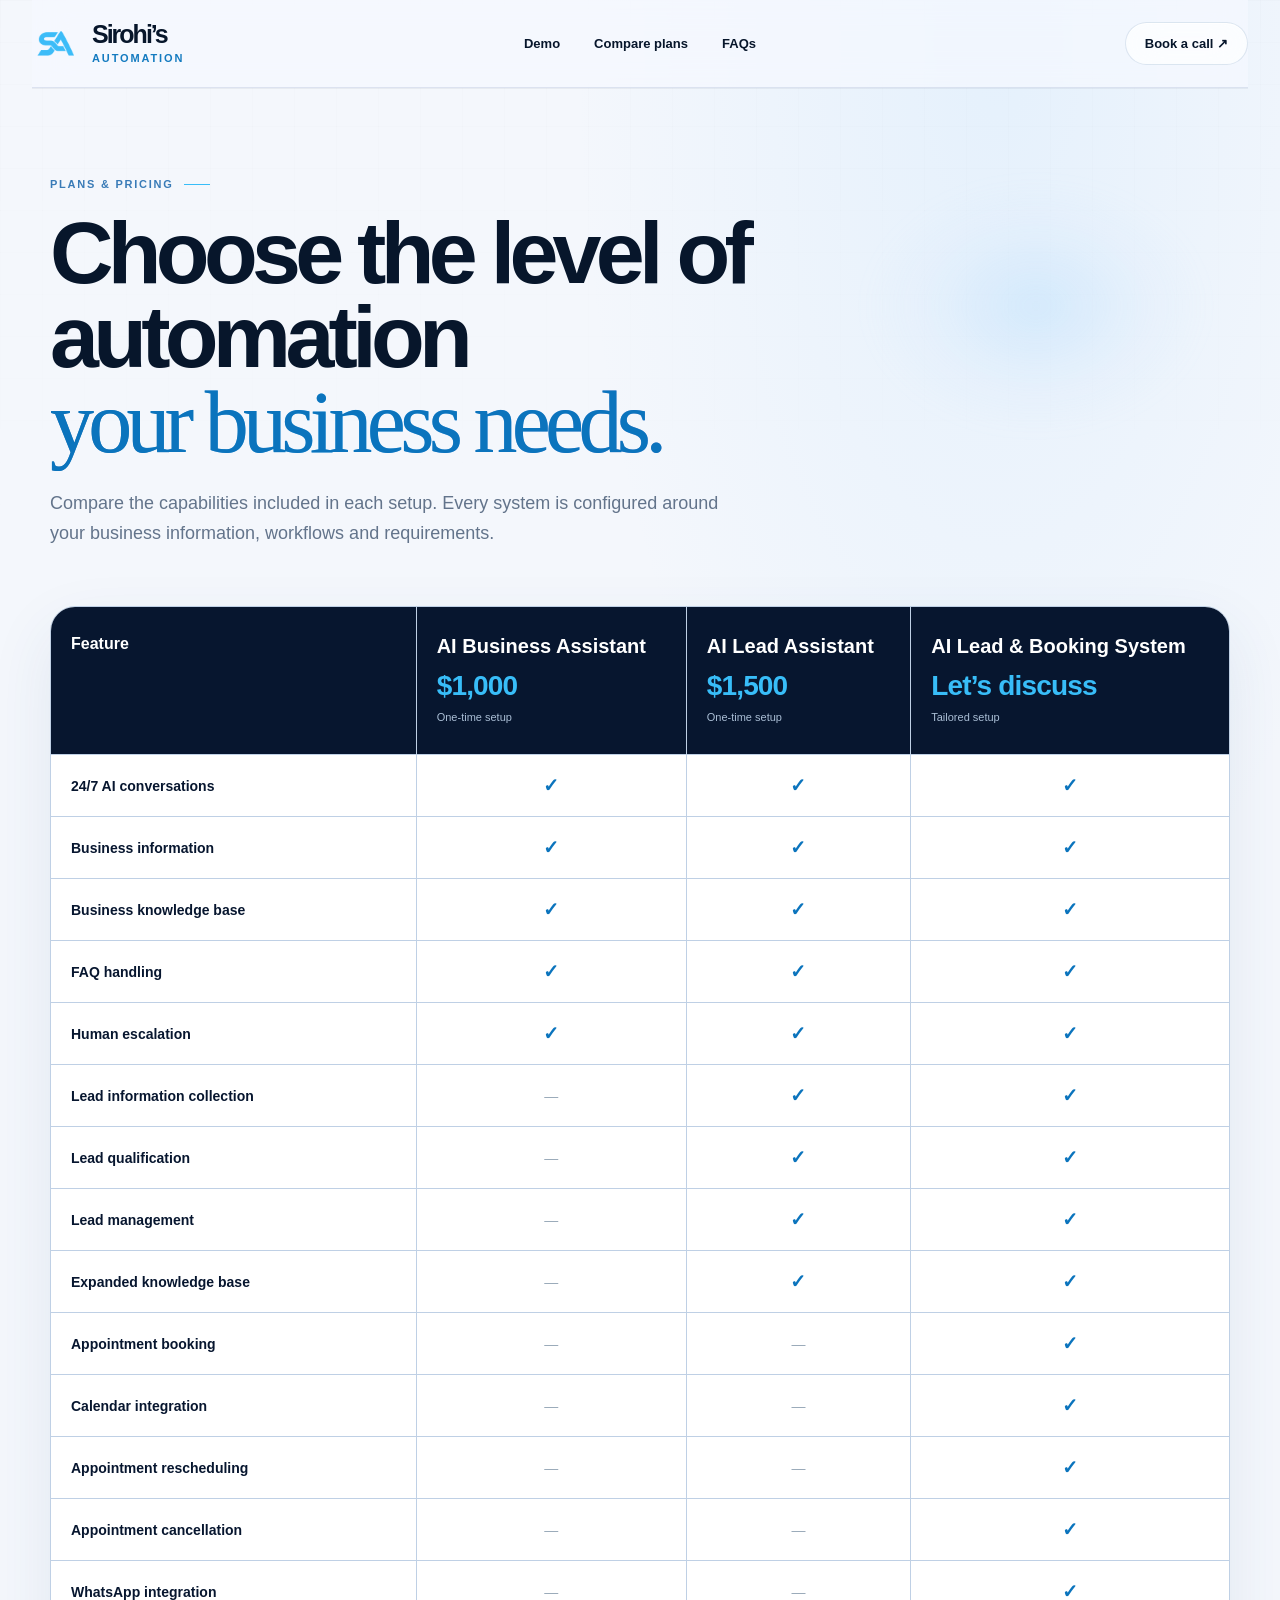
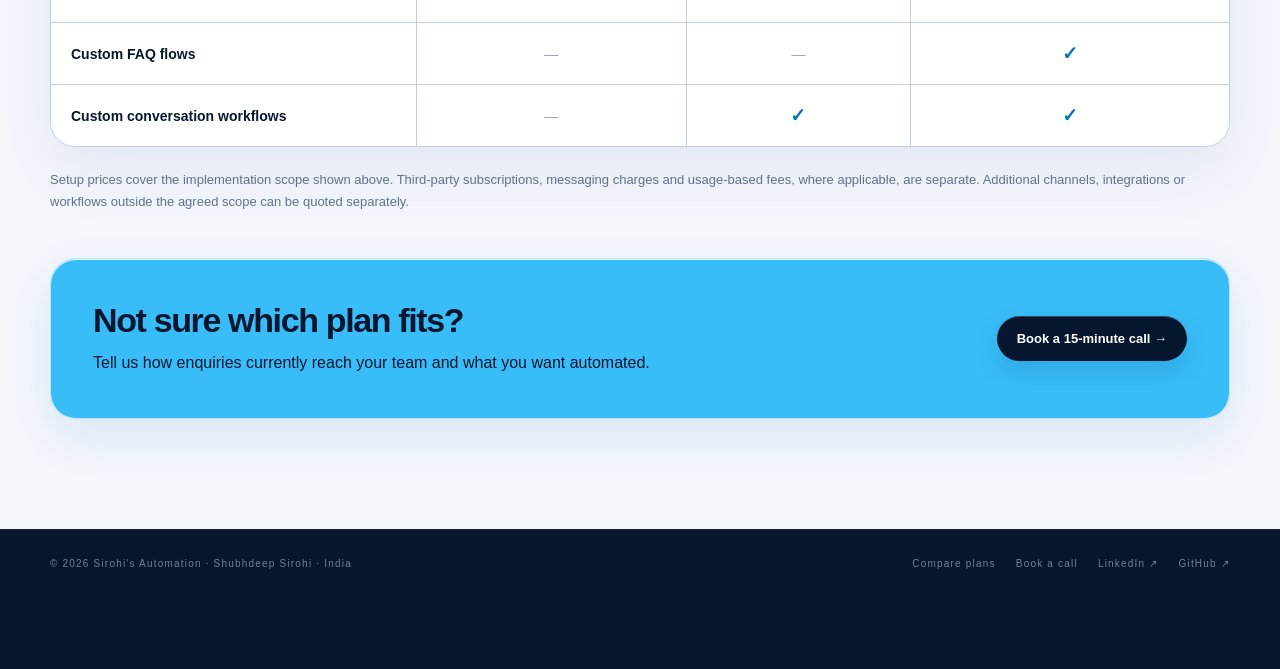
<file: plans.html>
<!doctype html>
<html lang="en">
<head>
<meta charset="utf-8">
<meta name="viewport" content="width=device-width,initial-scale=1">
<title>Compare Plans | Sirohi's Automation</title>
<meta name="description" content="Compare Sirohi's Automation AI business assistant, lead assistant, and lead & booking system plans.">
<link rel="canonical" href="https://sirohisautomation.com/plans.html">
<link rel="stylesheet" href="styles.css?v=real-estate-11">
<link rel="icon" type="image/webp" href="sirohi-logo.webp">
<style>
.plans-page{min-height:calc(100vh - 84px)}
.plans-hero{width:min(1180px,calc(100% - 40px));margin:auto;padding:88px 0 58px}
.plans-hero h1{margin:0;font-size:clamp(50px,7vw,88px);line-height:.96;letter-spacing:-.065em}
.plans-hero h1 em{color:#0b74bd;font-family:Georgia,serif;font-weight:400}
.plans-hero p{max-width:700px;margin:24px 0 0;color:var(--muted);font-size:18px;line-height:1.65}
.plans-section{padding:0 max(20px,calc((100% - 1180px)/2)) 110px}
.plans-table-wrap{overflow-x:auto;border:1px solid #bfd0e5;background:#fff}
.plans-table{width:100%;min-width:820px;border-collapse:collapse}
.plans-table th,.plans-table td{padding:19px 20px;border-right:1px solid #bfd0e5;border-bottom:1px solid #bfd0e5;text-align:center;vertical-align:middle}
.plans-table th:first-child,.plans-table td:first-child{text-align:left;width:31%}
.plans-table th:last-child,.plans-table td:last-child{border-right:0}
.plans-table tr:last-child td{border-bottom:0}
.plans-table th{padding:28px 20px;background:#07162f;color:#fff;text-align:left;vertical-align:top}
.plans-table th .plan-name{display:block;font-size:20px;line-height:1.15}
.plans-table th .price{display:block;margin-top:12px;color:#38bdf8;font-size:28px;letter-spacing:-.03em}
.plans-table th .plan-note{display:block;margin-top:8px;color:#aabed5;font-size:11px;font-weight:500;line-height:1.45}
.plans-table td{font-size:14px;color:#344d68}
.plans-table td:first-child{font-weight:700;color:#07162f}
.plans-table .yes{font-size:19px;font-weight:900;color:#0b74bd}
.plans-table .no{color:#9aabba}
.plans-table tbody tr:hover td{background:#f5f9ff}
.plans-note{margin:22px 0 0;color:var(--muted);font-size:13px;line-height:1.65}
.plans-cta{margin-top:46px;padding:42px;background:#38bdf8;color:#07162f;display:flex;align-items:center;justify-content:space-between;gap:30px}
.plans-cta h2{margin:0;font-size:34px;letter-spacing:-.04em}
.plans-cta p{margin:10px 0 0;line-height:1.6}
.plans-cta a{flex:none;padding:15px 20px;background:#07162f;color:#fff;font-size:13px;font-weight:800}
@media(max-width:850px){.plans-hero{padding:70px 0 45px}.plans-cta{align-items:flex-start;flex-direction:column}}
@media(max-width:540px){.plans-hero{width:calc(100% - 28px);padding:60px 0 38px}.plans-hero h1{font-size:52px}.plans-section{padding-bottom:70px}.plans-table th,.plans-table td{padding:15px}.plans-cta{padding:30px 24px}}
</style>
</head>
<body><div class="page-noise" aria-hidden="true"></div>
<a class="skip-link" href="#main">Skip to content</a>
<header class="site-header">
<a class="wordmark" href="index.html"><img class="brand-icon" src="sirohi-logo.webp" alt="Sirohi's Automation monogram" width="512" height="512" loading="lazy"><span class="brand-text">Sirohi’s<span>Automation</span></span></a>
<nav aria-label="Main navigation"><a href="index.html#demo">Demo</a><a href="plans.html">Compare plans</a><a href="index.html#faq">FAQs</a></nav>
<a class="header-cta" href="https://calendly.com/shubhdeepsirohi/30min" target="_blank" rel="noopener noreferrer">Book a call ↗</a>
</header>
<main id="main" class="plans-page">
<section class="plans-hero">
<span class="kicker">PLANS &amp; PRICING</span>
<h1>Choose the level of automation<br><em>your business needs.</em></h1>
<p>Compare the capabilities included in each setup. Every system is configured around your business information, workflows and requirements.</p>
</section>
<section class="plans-section">
<div class="plans-table-wrap">
<table class="plans-table">
<thead>
<tr>
<th>Feature</th>
<th><span class="plan-name">AI Business Assistant</span><span class="price">$1,000</span><span class="plan-note">One-time setup</span></th>
<th><span class="plan-name">AI Lead Assistant</span><span class="price">$1,500</span><span class="plan-note">One-time setup</span></th>
<th><span class="plan-name">AI Lead &amp; Booking System</span><span class="price">Let’s discuss</span><span class="plan-note">Tailored setup</span></th>
</tr>
</thead>
<tbody>
<tr><td>24/7 AI conversations</td><td class="yes">✓</td><td class="yes">✓</td><td class="yes">✓</td></tr>
<tr><td>Business information</td><td class="yes">✓</td><td class="yes">✓</td><td class="yes">✓</td></tr>
<tr><td>Business knowledge base</td><td class="yes">✓</td><td class="yes">✓</td><td class="yes">✓</td></tr>
<tr><td>FAQ handling</td><td class="yes">✓</td><td class="yes">✓</td><td class="yes">✓</td></tr>
<tr><td>Human escalation</td><td class="yes">✓</td><td class="yes">✓</td><td class="yes">✓</td></tr>
<tr><td>Lead information collection</td><td class="no">—</td><td class="yes">✓</td><td class="yes">✓</td></tr>
<tr><td>Lead qualification</td><td class="no">—</td><td class="yes">✓</td><td class="yes">✓</td></tr>
<tr><td>Lead management</td><td class="no">—</td><td class="yes">✓</td><td class="yes">✓</td></tr>
<tr><td>Expanded knowledge base</td><td class="no">—</td><td class="yes">✓</td><td class="yes">✓</td></tr>
<tr><td>Appointment booking</td><td class="no">—</td><td class="no">—</td><td class="yes">✓</td></tr>
<tr><td>Calendar integration</td><td class="no">—</td><td class="no">—</td><td class="yes">✓</td></tr>
<tr><td>Appointment rescheduling</td><td class="no">—</td><td class="no">—</td><td class="yes">✓</td></tr>
<tr><td>Appointment cancellation</td><td class="no">—</td><td class="no">—</td><td class="yes">✓</td></tr>
<tr><td>WhatsApp integration</td><td class="no">—</td><td class="no">—</td><td class="yes">✓</td></tr>
<tr><td>Custom FAQ flows</td><td class="no">—</td><td class="no">—</td><td class="yes">✓</td></tr>
<tr><td>Custom conversation workflows</td><td class="no">—</td><td class="yes">✓</td><td class="yes">✓</td></tr>
</tbody>
</table>
</div>
<p class="plans-note">Setup prices cover the implementation scope shown above. Third-party subscriptions, messaging charges and usage-based fees, where applicable, are separate. Additional channels, integrations or workflows outside the agreed scope can be quoted separately.</p>
<div class="plans-cta">
<div><h2>Not sure which plan fits?</h2><p>Tell us how enquiries currently reach your team and what you want automated.</p></div>
<a href="https://calendly.com/shubhdeepsirohi/30min" target="_blank" rel="noopener noreferrer">Book a 15-minute call →</a>
</div>
</section>
</main>
<footer><span>© 2026 Sirohi's Automation · Shubhdeep Sirohi · India</span><div><a href="plans.html">Compare plans</a><a href="https://calendly.com/shubhdeepsirohi/30min" target="_blank" rel="noopener noreferrer">Book a call</a><a href="https://www.linkedin.com/in/shubhdeep-sirohi-b2a466288/">LinkedIn ↗</a><a href="https://github.com/shubhdeepsirohi-del">GitHub ↗</a></div></footer>
<div class="scroll-progress" aria-hidden="true"><i></i></div><div class="cursor-glow" aria-hidden="true"></div><script>
(() => {
  const progress=document.querySelector('.scroll-progress i');
  const glow=document.querySelector('.cursor-glow');
  const revealables=[...document.querySelectorAll('main section, .demo-card, .journey article, .capability-grid article, .principles article, .faq-list details, .plans-table-wrap, .plans-cta')];
  revealables.forEach((el,i)=>{el.classList.add('reveal'); if(i%5===1)el.classList.add('reveal-delay-1'); if(i%5===2)el.classList.add('reveal-delay-2'); if(i%5===3)el.classList.add('reveal-delay-3');});
  const io=new IntersectionObserver(entries=>entries.forEach(e=>{if(e.isIntersecting){e.target.classList.add('in-view');io.unobserve(e.target)}}),{threshold:.12,rootMargin:'0px 0px -8% 0px'});
  revealables.forEach(el=>io.observe(el));
  const update=()=>{const h=document.documentElement.scrollHeight-innerHeight; progress.style.width=(h>0?(scrollY/h)*100:0)+'%';};
  addEventListener('scroll',update,{passive:true}); update();
  addEventListener('pointermove',e=>{if(glow){glow.style.opacity='.75';glow.style.left=e.clientX+'px';glow.style.top=e.clientY+'px';}},{passive:true});
})();
</script></body>
</html>
</file>
<file: styles.css>
:root{--ink:#10110f;--paper:#f3f1e9;--lime:#c7ff3d;--muted:#65665f}*{box-sizing:border-box}html{scroll-behavior:smooth}body{margin:0;background:var(--paper);color:var(--ink);font-family:Arial,Helvetica,sans-serif}a{color:inherit;text-decoration:none}.site-header{width:min(1180px,calc(100% - 40px));height:84px;margin:auto;display:grid;grid-template-columns:1fr auto 1fr;align-items:center;border-bottom:1px solid #c9c7be}.wordmark{font-size:25px;font-weight:900;letter-spacing:-.08em}.wordmark span{color:#79a900}nav{display:flex;gap:34px;font-size:13px;font-weight:700}.header-cta{justify-self:end;font-size:13px;font-weight:800}.hero{width:min(1180px,calc(100% - 40px));min-height:650px;margin:auto;padding:86px 0 76px;display:grid;grid-template-columns:1.12fr .88fr;gap:80px;align-items:center}.eyebrow{display:flex;align-items:center;gap:10px;font-size:12px;font-weight:800;letter-spacing:.14em;text-transform:uppercase}.eyebrow span{width:9px;height:9px;background:#79a900;border-radius:50%;box-shadow:0 0 0 5px #dbeeb0}.hero h1{margin:26px 0 24px;font-size:clamp(54px,6.3vw,91px);line-height:.94;letter-spacing:-.065em}.hero h1 em{color:#6f9615;font-family:Georgia,serif;font-weight:400}.hero-copy>p{max-width:630px;color:#51524d;font-size:18px;line-height:1.65}.hero-actions{display:flex;gap:12px;margin-top:38px}.button{min-height:50px;padding:0 22px;display:inline-flex;align-items:center;justify-content:center;border:1px solid var(--ink);font-size:13px;font-weight:800}.button.primary{color:var(--paper);background:var(--ink)}.system-card{position:relative;padding:24px;background:var(--ink);color:white;box-shadow:18px 18px 0 #cfd0c7;transform:rotate(1.2deg)}.system-card-top{display:flex;justify-content:space-between;font-size:10px;font-weight:800;letter-spacing:.15em;color:#a7a99f}.status{color:var(--lime)}.status i{display:inline-block;width:7px;height:7px;border-radius:50%;background:var(--lime)}.conversation{margin:28px 0 22px;display:flex;flex-direction:column;gap:10px}.bubble{width:86%;padding:13px 15px;font-size:13px;line-height:1.45;border-radius:3px 15px 15px 15px;background:#292b27}.bubble.customer{width:auto;max-width:82%;align-self:flex-end;color:var(--ink);background:var(--lime);border-radius:15px 3px 15px 15px}.system-line{display:flex;justify-content:space-between;padding:14px 0;border-top:1px solid #33352f;font-size:12px}.system-line b{color:var(--lime)}.confirmation{margin-top:16px;padding:17px;background:var(--lime);color:var(--ink);display:flex;flex-direction:column;gap:5px}.confirmation small{font-size:9px;font-weight:900;letter-spacing:.16em}.confirmation strong{font-size:19px}.signal-bar{min-height:66px;padding:18px 30px;background:var(--lime);display:flex;justify-content:center;align-items:center;gap:34px;font-size:11px;font-weight:900;letter-spacing:.12em}.signal-bar i{width:5px;height:5px;border-radius:50%;background:var(--ink)}.section{padding:110px max(20px,calc((100% - 1180px)/2))}.section-heading{display:grid;grid-template-columns:1.25fr .75fr;gap:70px;align-items:end;margin-bottom:64px}.section-heading.compact{margin-bottom:48px}.kicker,.proof-label{display:block;margin-bottom:17px;color:#688b17;font-size:11px;font-weight:900;letter-spacing:.16em}.section-heading h2,.approach h2,.about h2{margin:0;font-size:clamp(39px,5vw,66px);line-height:1;letter-spacing:-.055em}.section-heading>p{margin:0;color:var(--muted);line-height:1.7}.work{background:#fffef8}.journey{display:grid;grid-template-columns:repeat(4,1fr);border-block:1px solid #c9c7be}.journey article{min-height:220px;padding:25px 24px 30px;border-right:1px solid #c9c7be}.journey article:first-child{padding-left:0}.journey article:last-child{border:0}.journey article>span,.capability-grid article>span{color:#688b17;font:700 11px monospace}.journey h3{margin:72px 0 10px;font-size:21px}.journey p,.capability-grid p{margin:0;color:var(--muted);line-height:1.55}.proof-panel{margin-top:48px;padding:42px;background:var(--ink);color:white;display:grid;grid-template-columns:1fr auto;gap:70px;align-items:end}.proof-panel h3{margin:0 0 13px;font-size:30px}.proof-panel p{max-width:670px;margin:0;color:#b5b6af;line-height:1.65}.proof-panel a{color:var(--lime);font-size:13px;font-weight:800}.capability-grid{display:grid;grid-template-columns:repeat(2,1fr);border:1px solid #c9c7be}.capability-grid article{min-height:230px;padding:34px;border-bottom:1px solid #c9c7be}.capability-grid article:nth-child(odd){border-right:1px solid #c9c7be}.capability-grid article:nth-child(n+3){border-bottom:0}.capability-grid h3{margin:45px 0 12px;font-size:20px}.approach{background:var(--ink);color:white;display:grid;grid-template-columns:.9fr 1.1fr;gap:100px}.principles article{display:grid;grid-template-columns:50px 1fr;gap:20px;padding:29px 0;border-top:1px solid #393b35}.principles article:last-child{border-bottom:1px solid #393b35}.principles>article>span{color:var(--lime);font:700 11px monospace}.principles h3{margin:0 0 8px}.principles p{margin:0;color:#aaaca3;line-height:1.6}.about{display:grid;grid-template-columns:.75fr 1.25fr;gap:90px;align-items:center}.about-mark{aspect-ratio:1;display:grid;place-items:center;background:var(--lime);font-size:clamp(80px,13vw,170px);font-weight:900;letter-spacing:-.1em}.about-copy>p{max-width:680px;color:var(--muted);font-size:18px;line-height:1.7}.social-links{display:flex;gap:13px;margin-top:30px}.social-links a{padding:13px 17px;border:1px solid var(--ink);font-size:13px;font-weight:800}.closing{padding:110px 20px;background:var(--lime);text-align:center}.closing>span{font-size:10px;font-weight:900;letter-spacing:.17em}.closing h2{margin:21px auto 35px;font-size:clamp(43px,6vw,76px);line-height:.98;letter-spacing:-.06em}.closing a{display:inline-block;padding:16px 21px;background:var(--ink);color:white;font-size:13px;font-weight:800}footer{padding:28px max(20px,calc((100% - 1180px)/2));display:flex;justify-content:space-between;background:var(--ink);color:#92948c;font-size:10px;letter-spacing:.12em}@media(max-width:850px){.site-header{grid-template-columns:1fr 1fr}.site-header nav{display:none}.hero{grid-template-columns:1fr;gap:60px}.signal-bar{justify-content:flex-start;overflow:hidden;white-space:nowrap}.section-heading,.approach,.about{grid-template-columns:1fr;gap:45px}.journey{grid-template-columns:1fr 1fr}.proof-panel{grid-template-columns:1fr}.about-mark{max-width:450px}}@media(max-width:540px){.site-header,.hero{width:calc(100% - 28px)}.hero{min-height:auto;padding:60px 0}.hero h1{font-size:52px}.hero-actions{flex-direction:column}.system-card{padding:18px;box-shadow:9px 9px 0 #cfd0c7}.journey,.capability-grid{grid-template-columns:1fr}.journey article,.capability-grid article{min-height:180px;border-right:0!important;border-bottom:1px solid #c9c7be!important;padding-left:0}.proof-panel{padding:28px}.social-links{display:grid}footer{flex-direction:column;gap:10px}}
.demos-page{min-height:calc(100vh - 84px)}.demos-hero{width:min(1180px,calc(100% - 40px));margin:auto;padding:108px 0 74px}.demos-hero h1{margin:0;max-width:940px;font-size:clamp(52px,7vw,92px);line-height:.96;letter-spacing:-.065em}.demos-hero h1 em{color:#6f9615;font-family:Georgia,serif;font-weight:400}.demos-hero p{max-width:680px;margin:26px 0 0;color:var(--muted);font-size:18px;line-height:1.65}.demo-grid{padding:0 max(20px,calc((100% - 1180px)/2)) 110px;display:grid;gap:34px}.demo-card{overflow:hidden;background:var(--ink);color:white;display:grid;grid-template-columns:.72fr 1.28fr;align-items:stretch}.demo-card-copy{padding:46px 40px;display:flex;flex-direction:column;justify-content:center}.demo-card-copy>span{color:var(--lime);font:700 11px monospace}.demo-card-copy h2{margin:32px 0 15px;font-size:clamp(30px,4vw,49px);line-height:1;letter-spacing:-.055em}.demo-card-copy p{margin:0;color:#b5b6af;line-height:1.65}.demo-card video{display:block;width:100%;height:100%;min-height:390px;object-fit:contain;background:#050505}.demos-closing{padding:100px 20px;background:var(--lime);text-align:center}.demos-closing>span{font-size:10px;font-weight:900;letter-spacing:.17em}.demos-closing h2{max-width:820px;margin:21px auto 35px;font-size:clamp(40px,5vw,67px);line-height:.98;letter-spacing:-.06em}.demos-closing a{display:inline-block;padding:16px 21px;background:var(--ink);color:white;font-size:13px;font-weight:800}@media(max-width:850px){.demos-hero{padding:72px 0 52px}.demo-card{grid-template-columns:1fr}.demo-card-copy{padding:36px 28px}.demo-card video{min-height:0}}@media(max-width:540px){.demos-hero{width:calc(100% - 28px)}.demos-hero h1{font-size:50px}.demo-grid{padding-bottom:70px}.demo-card-copy{padding:30px 24px}}
:root{--ink:#07162f;--paper:#edf4ff;--lime:#38bdf8;--muted:#496078}body{background:var(--paper);color:var(--ink)}.site-header{border-bottom-color:#bfd0e5}.wordmark span{color:#0b74bd}.eyebrow span{background:#38bdf8;box-shadow:0 0 0 5px #cceeff}.hero h1 em,.kicker,.proof-label,.journey article>span,.capability-grid article>span{color:#0b74bd}.hero-copy>p,.section-heading>p,.journey p,.capability-grid p,.about-copy>p{color:var(--muted)}.button{border-color:#12345b}.button.primary{background:#07162f;color:#fff}.system-card,.proof-panel,.approach,footer{background:#07162f}.system-card{box-shadow:18px 18px 0 #bdd0e5}.system-card-top{color:#aabed5}.status,.system-line b,.proof-panel a,.principles>article>span{color:#38bdf8}.status i{background:#38bdf8}.bubble{background:#12345b}.bubble.customer,.confirmation,.signal-bar,.about-mark,.closing{background:#38bdf8;color:#07162f}.system-line{border-top-color:#27476c}.journey,.capability-grid,.journey article,.capability-grid article{border-color:#bfd0e5}.work{background:#fff}.principles article{border-color:#27476c}.principles p,.proof-panel p,footer{color:#aabed5}.social-links a{border-color:#12345b}.closing a{background:#07162f;color:#fff}

/* Business assistant: shared across the homepage and demos. */
.business-chat{position:fixed;right:20px;bottom:20px;z-index:1000}
.business-chat>summary{list-style:none;cursor:pointer;padding:16px 22px;border:1px solid #80d5fa;border-radius:28px;background:#07162f;color:#fff;box-shadow:0 6px 24px #07162f33;font-size:16px;font-weight:700;text-align:center}
.business-chat>summary::-webkit-details-marker{display:none}
.business-chat>summary:focus-visible,.business-chat-header a:focus-visible{outline:3px solid #0b74bd;outline-offset:4px}
.chat-close-label{display:none}
.business-chat[open] .chat-open-label{display:none}
.business-chat[open] .chat-close-label{display:inline}
.business-chat-panel{position:absolute;right:0;bottom:68px;width:min(400px,calc(100vw - 32px));height:min(620px,calc(100vh - 120px));height:min(620px,calc(100dvh - 120px));display:flex;flex-direction:column;overflow:hidden;border:1px solid #bfd0e5;border-radius:16px;background:#fff;box-shadow:0 12px 48px #07162f33}
.business-chat-header{display:flex;flex-wrap:wrap;align-items:center;justify-content:space-between;gap:8px;padding:14px 16px;background:#07162f;color:#fff;font-size:14px}
.business-chat-header a{color:#80d5fa;text-decoration:underline}
.business-chat-panel iframe{display:block;width:100%;flex:1;min-height:0;border:0;background:#fff}
@media(max-width:540px){.business-chat{right:16px;bottom:16px}}

/* Sirohi Automation wordmark. */
.wordmark{display:inline-block;justify-self:start;font-size:25px;line-height:1;letter-spacing:-.04em}
.wordmark span{display:block;margin-top:5px;font-size:11px;line-height:1.2;letter-spacing:.14em;text-transform:uppercase}

/* Sirohi Automation logo lockup. */
.wordmark{display:flex;align-items:center;gap:11px}
.wordmark .brand-icon{display:block;flex:none;width:48px;height:48px;object-fit:contain;background:transparent;border-radius:0}
.wordmark .brand-text{display:block;margin:0;color:var(--ink);font-size:25px;line-height:1;letter-spacing:-.04em;text-transform:none}
.wordmark .brand-text>span{margin-top:5px;color:#0b74bd;font-size:10px;line-height:1.2;letter-spacing:.15em;text-transform:uppercase}
.about-mark{background:#07162f;overflow:hidden}
.about-mark img{display:block;width:100%;height:auto;object-fit:contain}
@media(max-width:540px){.site-header{grid-template-columns:auto 1fr;column-gap:12px}.wordmark{gap:8px}.wordmark .brand-icon{width:40px;height:40px}.wordmark .brand-text{font-size:22px}.wordmark .brand-text>span{font-size:9px}.header-cta{font-size:12px}}

/* Real-estate offer and direct enquiry flow. */
html{scroll-padding-top:24px}a:focus-visible,summary:focus-visible{outline:3px solid #0b74bd;outline-offset:5px}.skip-link{position:absolute;left:20px;top:-100px;padding:14px;background:#fff;z-index:2000}.skip-link:focus{top:10px}.hero{gap:48px;min-height:610px;padding:68px 0}.hero h1{font-size:clamp(44px,5.1vw,70px);line-height:1.02}.hero-note,.section-note{font-size:14px!important;line-height:1.7;color:var(--muted)}.section-note{margin:24px 0}.hero-actions{flex-wrap:wrap}.demo-card-copy h3{font-size:34px;line-height:1.1;letter-spacing:-.035em}.text-link{display:inline-block;margin-top:24px;font-size:14px;font-weight:700;text-decoration:underline;text-underline-offset:5px}.demo-card .text-link{color:#80d5fa}.demo-card video{height:auto;min-height:0;align-self:center}.demo-card{background:#07162f}.demos-hero h1 em{color:#0b74bd}.demos-closing{background:#38bdf8}.journey h3{margin-top:40px}.capability-grid article{border-bottom:1px solid #bfd0e5}.faq-list{max-width:900px}.faq-list details{border-top:1px solid #bfd0e5;padding:22px 0}.faq-list details:last-child{border-bottom:1px solid #bfd0e5}.faq-list summary{cursor:pointer;font-size:19px;font-weight:700;line-height:1.4}.faq-list p{color:var(--muted);line-height:1.75;max-width:800px;margin-bottom:0}.closing>p,.demos-closing>p{max-width:750px;margin:0 auto 26px;line-height:1.7}.closing .contact-note{margin-top:24px;font-size:14px}.closing .contact-note a,.closing .alternate-contact{padding:0;background:transparent;color:var(--ink);text-decoration:underline}.closing .alternate-contact{font-size:14px}footer{gap:24px;padding-bottom:100px}footer div{display:flex;flex-wrap:wrap;gap:20px}.system-card{transform:none}.about-mark{max-width:290px}.about{grid-template-columns:.6fr 1.4fr}.kicker{line-height:1.6}
@media(max-width:850px){.about{grid-template-columns:1fr}.hero{gap:42px}.section{padding-top:72px;padding-bottom:72px}}@media(max-width:540px){.hero h1{font-size:45px}.hero-actions{align-items:stretch}.system-card-top{gap:10px;font-size:9px}.confirmation strong{font-size:17px}.section-heading{gap:24px}.journey article{padding:24px 0}.capability-grid article{padding:25px!important}.site-header{height:82px}.header-cta{padding:12px 0}.closing{padding:75px 20px}.about-mark{max-width:220px}.demo-card-copy h3{font-size:30px}}
@media(prefers-reduced-motion:reduce){html{scroll-behavior:auto}}

/* Layered SA monogram: compact fintech-style lockup, original to Sirohi's Automation. */
.wordmark .brand-monogram{position:relative;display:block;flex:none;width:48px;height:48px;background:transparent;border-radius:0;overflow:visible}
.brand-monogram i,.brand-monogram b{position:absolute;display:grid;place-items:center;width:34px;height:40px;border-radius:9px;font-style:normal;font-size:24px;font-weight:900;line-height:1;letter-spacing:-.08em;color:#fff;box-shadow:0 3px 10px #07162f26}
.brand-monogram i{left:0;top:1px;background:#07162f;z-index:2}
.brand-monogram b{right:0;bottom:1px;background:#0b74bd;z-index:1}
.wordmark .brand-text{font-weight:900;letter-spacing:-.045em}
@media(max-width:540px){.wordmark .brand-monogram{width:40px;height:40px}.brand-monogram i,.brand-monogram b{width:29px;height:34px;font-size:20px;border-radius:8px}}

/* Cutting-edge interaction layer */
body{overflow-x:hidden}
body::before{content:"";position:fixed;inset:0;pointer-events:none;z-index:-1;background-image:linear-gradient(#07162f08 1px,transparent 1px),linear-gradient(90deg,#07162f08 1px,transparent 1px);background-size:72px 72px;mask-image:linear-gradient(to bottom,black,transparent 78%)}
.scroll-progress{position:fixed;left:0;top:0;width:100%;height:3px;z-index:3000;background:transparent}
.scroll-progress i{display:block;height:100%;width:0;background:#38bdf8;box-shadow:0 0 18px #38bdf899}
.cursor-glow{position:fixed;left:0;top:0;width:260px;height:260px;border-radius:50%;pointer-events:none;z-index:-1;background:radial-gradient(circle,#38bdf51c 0,transparent 68%);transform:translate(-50%,-50%);opacity:0;transition:opacity .25s ease}
.reveal{opacity:0;transform:translateY(34px);transition:opacity .75s cubic-bezier(.2,.7,.2,1),transform .75s cubic-bezier(.2,.7,.2,1)}
.reveal.in-view{opacity:1;transform:none}
.reveal-delay-1{transition-delay:.08s}.reveal-delay-2{transition-delay:.16s}.reveal-delay-3{transition-delay:.24s}
.hero .system-card{transition:transform .5s cubic-bezier(.2,.8,.2,1),box-shadow .5s ease}
.hero .system-card:hover{transform:translateY(-8px) rotate(-.6deg);box-shadow:26px 26px 0 #bdd0e5}
.button,.header-cta,.text-link,.closing a,.plans-cta a{transition:transform .25s ease,box-shadow .25s ease,background .25s ease}
.button:hover,.header-cta:hover,.closing a:hover,.plans-cta a:hover{transform:translateY(-3px)}
.capability-grid article,.journey article,.principles article,.faq-list details{transition:background .3s ease,transform .3s ease}
.capability-grid article:hover,.journey article:hover{background:#f4f9ff}
.journey article:hover{transform:translateY(-4px)}
.demo-card{transition:transform .45s cubic-bezier(.2,.8,.2,1),box-shadow .45s ease}
.demo-card:hover{transform:translateY(-6px);box-shadow:0 24px 70px #07162f1c}
.site-header{position:sticky;top:0;z-index:100;background:#edf4ffe8;backdrop-filter:blur(18px);-webkit-backdrop-filter:blur(18px)}
.kicker{position:relative}
.kicker::after{content:"";display:inline-block;width:26px;height:1px;margin:0 0 3px 10px;background:#38bdf8}
.business-chat>summary{transition:transform .25s ease,box-shadow .25s ease}
.business-chat>summary:hover{transform:translateY(-3px);box-shadow:0 10px 30px #07162f40}
@media(max-width:540px){body::before{background-size:44px 44px}.cursor-glow{display:none}.reveal{transform:translateY(20px)}}
@media(prefers-reduced-motion:reduce){.reveal{opacity:1;transform:none;transition:none}.demo-card,.hero .system-card,.button,.header-cta,.closing a,.plans-cta a{transition:none}}

/* Premium product-visual layer */
:root{--glow:#38bdf8;--deep:#07162f;--line:#bfd0e5}
body{background:radial-gradient(circle at 75% 8%,#dff4ff 0,transparent 28%),linear-gradient(180deg,#f5f9ff 0%,#edf4ff 48%,#fff 100%)}
body::before{content:"";position:fixed;inset:0;pointer-events:none;opacity:.28;background-image:linear-gradient(rgba(7,22,47,.045) 1px,transparent 1px),linear-gradient(90deg,rgba(7,22,47,.045) 1px,transparent 1px);background-size:42px 42px;mask-image:linear-gradient(to bottom,black,transparent 70%);z-index:-1}
.site-header{background:rgba(245,249,255,.72);backdrop-filter:blur(18px);-webkit-backdrop-filter:blur(18px);position:sticky;top:0;z-index:900;box-shadow:0 1px 0 rgba(7,22,47,.05)}
.site-header nav a{position:relative;transition:color .2s ease}.site-header nav a::after{content:"";position:absolute;left:0;right:0;bottom:-9px;height:2px;background:var(--glow);transform:scaleX(0);transform-origin:left;transition:transform .25s ease}.site-header nav a:hover{color:#0b74bd}.site-header nav a:hover::after{transform:scaleX(1)}
.hero{position:relative;isolation:isolate;min-height:720px}.hero-copy{position:relative;z-index:2}.hero h1{font-weight:800;text-wrap:balance}.hero h1 em{position:relative}.hero h1 em::after{content:"";position:absolute;left:0;right:12%;bottom:-8px;height:3px;background:linear-gradient(90deg,var(--glow),transparent);transform-origin:left}
.hero-actions .button{transition:transform .25s ease,box-shadow .25s ease,background .25s ease}.hero-actions .button:hover{transform:translateY(-4px);box-shadow:0 14px 30px rgba(7,22,47,.14)}
.system-card{overflow:visible;border:1px solid #27476c;border-radius:22px;box-shadow:24px 24px 0 rgba(189,208,229,.8),0 30px 70px rgba(7,22,47,.15);transform:rotate(1deg);transition:transform .5s cubic-bezier(.2,.8,.2,1),box-shadow .5s ease}.system-card:hover{transform:rotate(0) translateY(-10px);box-shadow:30px 34px 0 rgba(189,208,229,.65),0 40px 90px rgba(7,22,47,.22)}
.system-card-top{padding-bottom:5px}.live-dot{display:inline-block;width:7px;height:7px;margin-right:7px;border-radius:50%;background:#38bdf8;box-shadow:0 0 0 5px rgba(56,189,248,.12),0 0 18px #38bdf8;animation:pulse-dot 1.8s infinite}
.system-head{display:flex;justify-content:space-between;align-items:end;margin:24px 0 20px;padding-bottom:18px;border-bottom:1px solid #27476c}.micro-label,.system-grid span{display:block;font-size:9px;letter-spacing:.14em;color:#8fa8c3;font-weight:800}.system-head strong{display:block;margin-top:5px;font-size:24px}.confidence{font-size:20px;font-weight:800;color:#38bdf8;text-align:right}.confidence small{display:block;color:#8fa8c3;font-size:8px;text-transform:uppercase;letter-spacing:.12em}
.flow-visual{display:grid;grid-template-columns:1fr 26px 1fr 26px 1fr;align-items:center;margin:8px 0 25px}.flow-node{padding:12px 8px;border:1px solid #27476c;border-radius:12px;background:#0b203f;text-align:center;transition:transform .3s ease,border-color .3s ease}.flow-node:hover{transform:translateY(-4px);border-color:#38bdf8}.flow-node.active{border-color:#38bdf8;box-shadow:inset 0 0 22px rgba(56,189,248,.08)}.node-icon{display:grid;place-items:center;width:27px;height:27px;margin:0 auto 7px;border-radius:8px;background:#38bdf8;color:#07162f;font-size:9px;font-weight:900}.flow-node b{display:block;font-size:9px;letter-spacing:.08em}.flow-node small{display:block;margin-top:4px;color:#8fa8c3;font-size:8px}.flow-connector{display:flex;gap:3px;justify-content:center}.flow-connector i{width:4px;height:4px;border-radius:50%;background:#38bdf8;animation:travel 1.2s infinite}.flow-connector i:nth-child(2){animation-delay:.2s}.flow-connector i:nth-child(3){animation-delay:.4s}
.system-grid{display:grid;grid-template-columns:repeat(3,1fr);gap:1px;margin-top:18px;background:#27476c}.system-grid>div{padding:12px;background:#07162f}.system-grid b{display:block;margin-top:5px;font-size:11px;color:#dbeeff}.confirmation{border-radius:12px}.confirmation span{font-size:10px;opacity:.72}.floating-chip{position:absolute;padding:8px 11px;border:1px solid rgba(56,189,248,.35);border-radius:999px;background:rgba(7,22,47,.88);backdrop-filter:blur(8px);color:#dbeeff;font-size:9px;font-weight:800;letter-spacing:.08em;box-shadow:0 8px 24px rgba(7,22,47,.2);animation:float-chip 4s ease-in-out infinite}.chip-top{top:110px;right:-25px}.chip-bottom{bottom:110px;left:-35px;animation-delay:-2s}
.hero-orbit{position:absolute;border:1px solid rgba(56,189,248,.16);border-radius:50%;pointer-events:none;z-index:-1}.orbit-one{width:480px;height:480px;right:-140px;top:20px}.orbit-two{width:650px;height:650px;right:-225px;top:-65px}
.signal-bar{position:relative;overflow:hidden;background:#07162f;color:#aabed5;border-top:1px solid #27476c;border-bottom:1px solid #27476c}.signal-bar span{transition:color .2s ease}.signal-bar span:hover{color:#38bdf8}.signal-bar::after{content:"";position:absolute;inset:0;background:linear-gradient(90deg,transparent,rgba(56,189,248,.08),transparent);transform:translateX(-100%);animation:scan 5s linear infinite}
.section-heading h2{font-weight:800}.section-heading h2::selection,.hero h1::selection{background:#38bdf8;color:#07162f}
.demo-card{border:1px solid #16385e;border-radius:24px;box-shadow:0 24px 60px rgba(7,22,47,.12);transition:transform .35s ease,box-shadow .35s ease;position:relative}.demo-card:hover{transform:translateY(-8px);box-shadow:0 34px 80px rgba(7,22,47,.18)}.demo-card video{background:#030b18}.capability-grid{border-radius:20px;overflow:hidden;box-shadow:0 18px 50px rgba(7,22,47,.06)}.capability-grid article{background:rgba(255,255,255,.72);transition:background .25s ease,transform .25s ease}.capability-grid article:hover{background:#f5fbff;transform:translateY(-3px)}
.journey{border-radius:20px;overflow:hidden;box-shadow:0 18px 50px rgba(7,22,47,.05)}.journey article{background:rgba(255,255,255,.7);transition:background .25s ease}.journey article:hover{background:#f2faff}.principles article{transition:padding-left .3s ease}.principles article:hover{padding-left:12px}
.faq-list{max-width:950px}.faq-list details{border-bottom:1px solid #bfd0e5;padding:0}.faq-list summary{padding:24px 0;font-size:17px;font-weight:800;cursor:pointer;list-style:none;display:flex;justify-content:space-between;gap:20px}.faq-list summary::-webkit-details-marker{display:none}.faq-list summary::after{content:"+";font-size:24px;font-weight:400;color:#0b74bd;transition:transform .25s ease}.faq-list details[open] summary::after{transform:rotate(45deg)}.faq-list details p{max-width:760px;padding:0 0 25px;margin:0;color:#496078;line-height:1.7}
.about-mark{position:relative;overflow:hidden;border-radius:24px;box-shadow:20px 20px 0 #bdd0e5}.about-mark img{width:58%;height:58%;object-fit:contain;filter:drop-shadow(0 18px 30px rgba(7,22,47,.18));transition:transform .5s ease}.about-mark:hover img{transform:scale(1.07) rotate(-3deg)}
.closing{position:relative;overflow:hidden}.closing::before,.closing::after{content:"";position:absolute;border:1px solid rgba(7,22,47,.12);border-radius:50%;pointer-events:none}.closing::before{width:560px;height:560px;left:-240px;top:-340px}.closing::after{width:420px;height:420px;right:-180px;bottom:-300px}
.scroll-progress{height:3px;background:transparent}.scroll-progress i{background:linear-gradient(90deg,#38bdf8,#7dd3fc,#38bdf8);box-shadow:0 0 12px rgba(56,189,248,.65)}
.cursor-glow{width:320px;height:320px;background:radial-gradient(circle,rgba(56,189,248,.13),transparent 65%);filter:blur(3px);mix-blend-mode:multiply}
@keyframes pulse-dot{0%,100%{opacity:1;transform:scale(1)}50%{opacity:.45;transform:scale(.8)}}@keyframes travel{0%{opacity:.15;transform:translateX(-3px)}50%{opacity:1;transform:translateX(3px)}100%{opacity:.15;transform:translateX(-3px)}}@keyframes scan{to{transform:translateX(100%)}}@keyframes float-chip{0%,100%{transform:translateY(0)}50%{transform:translateY(-8px)}}
@media(max-width:850px){.hero{min-height:auto}.flow-visual{grid-template-columns:1fr;gap:8px}.flow-connector{transform:rotate(90deg);height:18px}.chip-top{right:5px;top:80px}.chip-bottom{left:5px;bottom:80px}.orbit-one{right:-260px}.orbit-two{right:-360px}}
@media(prefers-reduced-motion:reduce){.live-dot,.flow-connector i,.signal-bar::after,.floating-chip{animation:none}.system-card,.demo-card{transition:none}}


/* Strategy points from the website brief */
.strategy-grid{display:grid;grid-template-columns:repeat(3,minmax(0,1fr));border:1px solid #bfd0e5;background:#fff}
.strategy-grid article{min-height:300px;padding:30px;border-right:1px solid #bfd0e5;display:flex;flex-direction:column;align-items:flex-start}
.strategy-grid article:last-child{border-right:0}
.strategy-grid article>span{font-size:10px;font-weight:900;letter-spacing:.12em;color:#0b74bd}
.strategy-grid h3{margin:45px 0 13px;font-size:clamp(22px,2.4vw,30px);line-height:1.08;letter-spacing:-.035em}
.strategy-grid p{margin:0;color:#496078;line-height:1.65}
.strategy-grid small{display:block;margin-top:auto;padding-top:22px;color:#667d95;line-height:1.5;font-size:11px}
.brand-icon{display:block;width:48px;height:48px;object-fit:contain}
.wordmark{display:flex;align-items:center;gap:10px;letter-spacing:normal}
.brand-text{font-size:23px;font-weight:900;letter-spacing:-.07em;line-height:.95}
.brand-text span{display:block;margin-top:4px;font-size:15px;letter-spacing:-.04em}
@media(max-width:850px){.strategy-grid{grid-template-columns:1fr}.strategy-grid article{min-height:0;border-right:0;border-bottom:1px solid #bfd0e5;padding:28px}.strategy-grid article:last-child{border-bottom:0}.strategy-grid h3{margin:28px 0 12px}.strategy-grid small{margin-top:20px}}


/* Premium titanium + glass visual direction inspired by flagship phone hardware */
:root{--ink:#081426;--paper:#f3f6fb;--lime:#8ed8ff;--muted:#607087}
body{background:radial-gradient(ellipse at 78% 8%,rgba(137,202,255,.22),transparent 34%),var(--paper)}
.site-header{border-bottom:1px solid rgba(112,139,174,.25)}
.wordmark{letter-spacing:-.045em}
.brand-icon{filter:drop-shadow(0 5px 12px rgba(25,54,90,.18))}
.header-cta,.button,.social-links a{border-radius:999px}
.header-cta{padding:13px 19px;border:1px solid rgba(67,103,148,.24);background:rgba(255,255,255,.56);backdrop-filter:blur(18px)}
.button{border-radius:999px;transition:transform .25s ease,box-shadow .25s ease}
.button:hover,.header-cta:hover{transform:translateY(-2px);box-shadow:0 12px 28px rgba(20,50,88,.14)}
.button.primary{background:linear-gradient(145deg,#132943,#050c19);border-color:#263d59;box-shadow:inset 0 1px 0 rgba(255,255,255,.2),0 10px 24px rgba(7,22,47,.16)}
.hero{position:relative}
.hero h1{letter-spacing:-.075em}
.hero h1 em{background:linear-gradient(110deg,#3479b7,#6c9fd2 48%,#9d83c9);-webkit-background-clip:text;background-clip:text;color:transparent}
.system-card{isolation:isolate;overflow:visible;border:1px solid rgba(183,213,248,.26);border-radius:34px;padding:30px;background:radial-gradient(ellipse at 80% 0%,rgba(91,157,224,.28),transparent 35%),linear-gradient(145deg,#10243d 0%,#071326 55%,#030914 100%);box-shadow:inset 0 1px 0 rgba(255,255,255,.2),inset 0 -1px 0 rgba(255,255,255,.05),0 35px 90px rgba(11,32,62,.24),18px 18px 0 rgba(176,196,220,.38);transform:rotate(.5deg)}
.system-card::before{content:"";position:absolute;z-index:2;top:10px;left:50%;width:92px;height:24px;transform:translateX(-50%);border-radius:999px;background:#02060d;border:1px solid rgba(255,255,255,.08);box-shadow:inset 0 1px 2px rgba(255,255,255,.07)}
.system-card-top{padding-top:20px}
.system-head,.flow-node,.system-grid>div{border-color:rgba(174,208,247,.12)}
.flow-node{border:1px solid rgba(159,199,242,.14);border-radius:16px;background:linear-gradient(145deg,rgba(255,255,255,.09),rgba(255,255,255,.025));padding:14px 8px;box-shadow:inset 0 1px 0 rgba(255,255,255,.08)}
.node-icon{border-radius:9px!important;box-shadow:0 4px 12px rgba(56,189,248,.2)}
.bubble{border:1px solid rgba(194,218,248,.08);border-radius:18px 18px 18px 5px;background:rgba(255,255,255,.075);backdrop-filter:blur(12px)}
.bubble.customer{border:1px solid rgba(142,216,255,.4);border-radius:18px 18px 5px 18px;background:linear-gradient(130deg,#c6edff,#80cfff);color:#07162f}
.system-grid{gap:8px;background:transparent}
.system-grid>div{border:1px solid rgba(170,204,244,.13);border-radius:13px;background:rgba(255,255,255,.045)}
.confirmation{border:1px solid rgba(142,216,255,.65);border-radius:19px;background:linear-gradient(120deg,#d8f3ff,#8ed8ff);box-shadow:0 10px 35px rgba(75,170,232,.16)}
.floating-chip{border-color:rgba(200,226,255,.22);background:rgba(8,20,38,.76);box-shadow:inset 0 1px 0 rgba(255,255,255,.14),0 15px 35px rgba(4,14,28,.24)}
.hero-orbit{border-color:rgba(90,156,218,.18)}
.signal-bar{background:linear-gradient(100deg,#081426,#102844 50%,#081426);color:#c3d7ed;border-color:rgba(141,190,240,.2)}
.signal-bar::after{background:linear-gradient(90deg,transparent,rgba(160,218,255,.12),transparent)}
.section{position:relative}
.work{background:linear-gradient(180deg,rgba(255,255,255,.86),rgba(232,241,252,.9))}
.section-heading h2,.approach h2,.about h2{letter-spacing:-.065em}
.strategy-grid,.capability-grid,.journey{border-color:rgba(109,139,178,.24);border-radius:24px;overflow:hidden;box-shadow:0 22px 60px rgba(23,51,88,.07)}
.strategy-grid{background:rgba(255,255,255,.7);backdrop-filter:blur(18px)}
.strategy-grid article,.journey article,.capability-grid article{border-color:rgba(109,139,178,.2);background:rgba(255,255,255,.48);transition:background .25s ease,transform .25s ease}
.strategy-grid article:hover,.journey article:hover,.capability-grid article:hover{background:rgba(255,255,255,.92)}
.strategy-grid article>span,.journey article>span,.capability-grid article>span,.kicker,.proof-label{color:#397bb7}
.demo-card{border:1px solid rgba(151,192,237,.24);border-radius:30px;background:linear-gradient(145deg,#10243d,#050d1a);box-shadow:0 30px 80px rgba(7,22,47,.2),inset 0 1px 0 rgba(255,255,255,.12)}
.demo-card video{border-radius:0 28px 28px 0}
.approach{background:radial-gradient(ellipse at 90% 0%,rgba(84,144,210,.2),transparent 40%),linear-gradient(145deg,#0d2038,#050b16);border-top:1px solid rgba(164,201,244,.12);border-bottom:1px solid rgba(164,201,244,.12)}
.about-mark{background:radial-gradient(circle at 30% 25%,#e8f8ff,#8ed8ff 55%,#5898d2);border:1px solid rgba(255,255,255,.8);border-radius:34px;box-shadow:inset 0 1px 0 rgba(255,255,255,.65),20px 20px 0 rgba(176,196,220,.42)}
.closing{background:radial-gradient(ellipse at 50% 0%,#d8f1ff,#8ed8ff 65%,#72bde9)}
.closing a,.demos-closing a{border-radius:999px;box-shadow:0 10px 28px rgba(7,22,47,.18)}
footer{border-top:1px solid rgba(160,190,226,.13)}
@media(max-width:850px){.system-card{padding:24px;border-radius:28px}.demo-card video{border-radius:0 0 28px 28px}.strategy-grid{border-radius:22px}}
@media(prefers-reduced-motion:reduce){.button,.header-cta,.strategy-grid article,.journey article,.capability-grid article{transition:none}}


/* Quiet, spacious hero: premium display lighting without device imagery */
:root{--ink:#07162b;--paper:#f4f7fc;--lime:#88d5ff;--muted:#63748b}
body{background:#f4f7fc;color:var(--ink)}
.site-header{width:min(1240px,calc(100% - 64px));height:88px;border-bottom:1px solid rgba(88,119,159,.16)}
.hero-minimal{width:min(1240px,calc(100% - 64px));min-height:650px;padding:104px 0 106px;grid-template-columns:1fr 1fr;gap:clamp(48px,7vw,115px)}
.hero-minimal .hero-copy{position:relative;z-index:2}
.hero-minimal .eyebrow{display:inline-flex;padding:10px 15px;border:1px solid rgba(65,113,169,.18);border-radius:999px;background:rgba(255,255,255,.62);font-size:10px;letter-spacing:.15em;color:#446b96}
.hero-minimal .eyebrow span{width:6px;height:6px;background:#48a7e8;box-shadow:0 0 0 4px rgba(72,167,232,.12)}
.hero-minimal h1{font-size:clamp(52px,5.65vw,78px);line-height:.99;letter-spacing:-.075em;margin:29px 0 25px;font-weight:650}
.hero-minimal h1 em{font-family:inherit;font-weight:500;font-style:normal;background:linear-gradient(110deg,#2f7cb8 8%,#62b9ef 48%,#7f95d6 93%);-webkit-background-clip:text;background-clip:text;color:transparent}
.hero-minimal .hero-copy>p{max-width:485px;margin:0;color:#52637a;font-size:18px;line-height:1.8}
.hero-minimal .hero-actions{align-items:center;gap:28px;flex-wrap:wrap;margin-top:35px}
.hero-minimal .button.primary{padding:0 24px;min-height:52px;background:linear-gradient(135deg,#143558,#07162b);border:1px solid rgba(255,255,255,.35);border-radius:999px;color:#fff;box-shadow:inset 0 1px 0 rgba(255,255,255,.24),0 9px 24px rgba(19,56,97,.15)}
.hero-minimal .button.primary span{margin-left:13px;color:#9bdcff}
.hero-demo-link{font-size:13px;font-weight:750;color:#355878}
.hero-proof{display:flex;flex-direction:column;gap:12px;margin-top:45px;color:#738198;font-size:12px}
.hero-proof span{display:flex;align-items:center;gap:10px}
.hero-proof i{width:6px;height:6px;background:#54aee5;border-radius:50%;box-shadow:0 0 0 4px rgba(84,174,229,.12)}
.hero-visual{position:relative;min-height:400px;display:flex;align-items:center;justify-content:center;isolation:isolate}
.light-field{position:absolute;inset:3% -5% 3% -7%;z-index:-3;border-radius:46% 54% 54% 46%;background:radial-gradient(ellipse at 50% 48%,rgba(111,192,255,.28),rgba(150,190,245,.14) 34%,rgba(244,247,252,0) 70%);filter:blur(12px)}
.light-ribbon{position:absolute;z-index:-2;width:110%;height:64%;left:-5%;top:20%;border:1px solid rgba(255,255,255,.95);border-radius:50%;transform:rotate(-24deg);box-shadow:0 0 24px rgba(95,171,236,.12),inset 0 0 22px rgba(255,255,255,.28);pointer-events:none}
.ribbon-a{background:linear-gradient(100deg,rgba(255,255,255,0),rgba(255,255,255,.5) 45%,rgba(87,167,231,.09) 65%,transparent);filter:blur(.4px)}
.ribbon-b{width:102%;height:56%;top:25%;left:0;transform:rotate(22deg);border-color:rgba(129,178,226,.38);box-shadow:0 0 45px rgba(100,172,236,.13)}
.light-orb{position:absolute;z-index:-1;border-radius:50%;filter:blur(1px);pointer-events:none}
.orb-a{width:250px;height:250px;right:4%;top:0;background:radial-gradient(circle at 32% 27%,rgba(255,255,255,.95),rgba(168,218,255,.34) 25%,rgba(94,156,225,.08) 58%,transparent 72%);box-shadow:inset -15px -15px 35px rgba(80,127,202,.1)}
.orb-b{width:145px;height:145px;left:2%;bottom:7%;background:radial-gradient(circle at 35% 25%,rgba(255,255,255,.96),rgba(176,218,255,.34) 32%,rgba(100,160,230,.03) 70%,transparent);filter:blur(2px)}
.workflow-glass{position:relative;width:min(100%,440px);padding:26px;border:1px solid rgba(255,255,255,.9);border-radius:27px;background:linear-gradient(142deg,rgba(255,255,255,.82),rgba(241,248,255,.55) 50%,rgba(220,237,253,.56));backdrop-filter:blur(28px) saturate(140%);-webkit-backdrop-filter:blur(28px) saturate(140%);box-shadow:inset 0 1px 0 rgba(255,255,255,.98),inset 1px 0 0 rgba(255,255,255,.55),0 28px 70px rgba(48,91,144,.14),0 2px 5px rgba(41,76,120,.05);transform:translateY(10px);overflow:hidden}
.workflow-glass::before{content:"";position:absolute;inset:0;pointer-events:none;background:linear-gradient(118deg,rgba(255,255,255,.64),transparent 28%,transparent 70%,rgba(255,255,255,.32));opacity:.8}
.workflow-glass::after{content:"";position:absolute;top:-50%;left:-30%;width:45%;height:200%;transform:rotate(25deg);background:linear-gradient(90deg,transparent,rgba(255,255,255,.3),transparent);animation:glass-sheen 9s ease-in-out infinite;pointer-events:none}
.workflow-head,.workflow-main,.workflow-track,.workflow-foot{position:relative;z-index:1}
.workflow-head{display:flex;align-items:center;gap:9px;padding-bottom:20px;border-bottom:1px solid rgba(79,114,153,.14);color:#6f839b;font-size:9px;font-weight:850;letter-spacing:.15em}
.workflow-dot{width:6px;height:6px;border-radius:50%;background:#54b7ec;box-shadow:0 0 11px rgba(84,183,236,.8)}
.workflow-status{margin-left:auto;color:#3d87bc;letter-spacing:.1em}
.workflow-main{display:flex;gap:17px;align-items:center;padding:30px 0 27px}
.workflow-icon{width:52px;height:52px;flex:0 0 52px;display:grid;place-items:center;border:1px solid rgba(101,169,225,.25);border-radius:17px;color:#318bd0;background:linear-gradient(145deg,rgba(255,255,255,.95),rgba(205,233,255,.82));box-shadow:inset 0 1px 0 #fff,0 7px 18px rgba(59,127,188,.1)}
.workflow-icon svg{width:25px;height:25px}
.workflow-label{display:block;margin-bottom:7px;color:#69839e;font-size:9px;font-weight:850;letter-spacing:.11em}
.workflow-main strong{display:block;font-size:16px;letter-spacing:-.025em}
.workflow-main p{margin:7px 0 0;font-size:12px;line-height:1.6;color:#6a7c92}
.workflow-track{display:flex;align-items:center;justify-content:space-between;gap:8px;padding:17px 0;border-top:1px solid rgba(79,114,153,.13);border-bottom:1px solid rgba(79,114,153,.13)}
.track-step{display:flex;align-items:center;gap:7px;color:#4f6178;font-size:10px;white-space:nowrap}
.track-step>span{width:23px;height:23px;display:grid;place-items:center;border:1px solid rgba(75,135,190,.25);border-radius:50%;background:rgba(255,255,255,.7);color:#468ec6;font-size:9px;font-weight:800}
.track-step.current>span{color:white;background:linear-gradient(135deg,#62b8ed,#3679c7);box-shadow:0 3px 10px rgba(54,121,199,.22);border-color:rgba(255,255,255,.8)}
.workflow-track>i{width:16px;height:1px;background:linear-gradient(90deg,rgba(76,150,206,.45),rgba(76,150,206,.08))}
.workflow-foot{display:flex;align-items:center;gap:10px;padding-top:21px;color:#63768d;font-size:11px}
.workflow-check{display:grid;place-items:center;width:20px;height:20px;flex:0 0 20px;border-radius:50%;background:linear-gradient(145deg,#d5f7e9,#94dfc1);color:#177a59;font-size:12px;font-weight:900}
.workflow-arrow{margin-left:auto;font-size:16px;color:#438dc7}
.glint{position:absolute;width:6px;height:6px;border-radius:50%;background:#fff;box-shadow:0 0 10px 3px rgba(255,255,255,.9),0 0 25px 7px rgba(100,182,245,.5)}
.glint-one{right:7%;top:14%}.glint-two{left:10%;bottom:16%;width:4px;height:4px;opacity:.75}
@keyframes glass-sheen{0%,58%{transform:translateX(-160%) rotate(25deg)}78%,100%{transform:translateX(380%) rotate(25deg)}}
@media(max-width:900px){.hero-minimal{grid-template-columns:1fr;gap:45px;padding:75px 0 80px}.hero-visual{min-height:360px}.hero-minimal .hero-copy>p{max-width:620px}.hero-proof{margin-top:30px}}
@media(max-width:540px){.site-header,.hero-minimal{width:calc(100% - 32px)}.hero-minimal{padding:60px 0 65px;gap:24px}.hero-minimal h1{font-size:clamp(43px,12vw,60px)}.hero-minimal .hero-copy>p{font-size:16px}.hero-minimal .hero-actions{align-items:flex-start;gap:21px}.hero-visual{min-height:310px}.workflow-glass{padding:20px;border-radius:23px}.workflow-track{gap:4px}.track-step{gap:4px;font-size:9px}.track-step>span{width:20px;height:20px}.workflow-track>i{width:9px}.orb-a{width:180px;height:180px}}
@media(prefers-reduced-motion:reduce){.workflow-glass::after{animation:none}}

/* Shared premium display styling across every page */
:root{--ink:#07162b;--paper:#f4f7fc;--muted:#63748b}
body{background:radial-gradient(ellipse at 78% 2%,rgba(150,207,255,.16),transparent 30%),#f4f7fc}
.site-header{width:min(1240px,calc(100% - 64px));height:88px;border-bottom:1px solid rgba(88,119,159,.16)}
.brand-icon{width:48px;height:48px;object-fit:contain;filter:drop-shadow(0 5px 12px rgba(45,103,155,.12))}
.header-cta{border-radius:999px!important;background:rgba(255,255,255,.65)!important;border:1px solid rgba(90,133,178,.2)!important;backdrop-filter:blur(18px);box-shadow:inset 0 1px 0 #fff}
.demos-hero,.plans-hero{position:relative;width:min(1180px,calc(100% - 64px));margin:0 auto;padding:100px 0 76px}
.demos-hero::before,.plans-hero::before{content:"";position:absolute;z-index:-1;right:2%;top:18%;width:340px;height:250px;border-radius:50%;background:radial-gradient(ellipse,rgba(128,199,255,.2),rgba(180,218,255,.07) 46%,transparent 72%);filter:blur(10px)}
.demos-hero h1,.plans-hero h1{max-width:940px;font-size:clamp(48px,6.3vw,78px);line-height:1.02;letter-spacing:-.075em;font-weight:650}
.demos-hero h1 em,.plans-hero h1 em{font-family:inherit;font-weight:500;font-style:normal;background:linear-gradient(110deg,#2f7cb8 8%,#62b9ef 48%,#7f95d6 93%);-webkit-background-clip:text;background-clip:text;color:transparent}
.demos-hero>p,.plans-hero>p{max-width:600px;color:#63748b;font-size:17px;line-height:1.8;margin-top:23px}
.demo-grid{width:min(1180px,calc(100% - 64px));margin:0 auto 110px;display:grid;gap:26px}
.demo-card{display:grid;grid-template-columns:.85fr 1.15fr;gap:0;overflow:hidden;border-radius:28px;border:1px solid rgba(255,255,255,.9);background:linear-gradient(140deg,rgba(255,255,255,.94),rgba(232,243,254,.74));box-shadow:inset 0 1px 0 #fff,0 24px 70px rgba(44,81,124,.1);color:var(--ink)}
.demo-card-copy{padding:clamp(28px,4vw,52px);align-self:center}
.demo-card-copy>span{font-size:10px;letter-spacing:.15em;font-weight:850;color:#438fc5}
.demo-card-copy h2,.demo-card-copy h3{font-size:clamp(26px,3vw,38px);line-height:1.08;letter-spacing:-.055em;margin:22px 0 15px}
.demo-card-copy p{font-size:14px;line-height:1.8;color:#63748b}
.demo-card video{display:block;width:100%;height:100%;min-height:300px;max-height:440px;object-fit:cover;background:#07162b;border-radius:0 27px 27px 0}
.demos-closing{position:relative;overflow:hidden;padding:95px 24px;text-align:center;background:radial-gradient(ellipse at 50% 0%,rgba(113,194,255,.22),transparent 58%),linear-gradient(145deg,#0e2540,#061226);color:#fff}
.demos-closing>span{font-size:10px;letter-spacing:.16em;color:#8fcfff;font-weight:850}
.demos-closing h2{position:relative;font-size:clamp(30px,4vw,48px);letter-spacing:-.06em;margin:20px 0 14px}
.demos-closing p{max-width:500px;margin:0 auto 28px;color:#b6c7dc;line-height:1.8}
.demos-closing a{display:inline-flex;padding:15px 23px;border-radius:999px;background:linear-gradient(135deg,#d8f2ff,#85d4ff);color:#07162b;font-weight:800;font-size:13px;box-shadow:inset 0 1px 0 #fff,0 12px 28px rgba(3,15,32,.25)}
.plans-page{min-height:calc(100vh - 88px)}
.plans-hero{padding-top:100px;padding-bottom:65px}
.plans-hero h1{font-size:clamp(44px,5.8vw,72px)}
.plans-section{padding-bottom:110px}
.plans-table-wrap{overflow-x:auto;border:1px solid rgba(255,255,255,.95);border-radius:25px;background:rgba(255,255,255,.68);backdrop-filter:blur(20px);box-shadow:inset 0 1px 0 #fff,0 24px 65px rgba(44,81,124,.09)}
.plans-table{border-collapse:separate;border-spacing:0;min-width:820px}
.plans-table th,.plans-table td{border-color:rgba(109,145,184,.17);padding:21px 20px}
.plans-table th{background:linear-gradient(145deg,#112c49,#07162b);padding-top:32px;padding-bottom:30px}
.plans-table th .price{color:#92dcff}
.plans-table tbody tr:hover td{background:rgba(215,237,255,.5)}
.plans-table .yes{color:#3294cb}
.plans-table td{background:rgba(255,255,255,.45)}
.plans-cta{position:relative;overflow:hidden;border:1px solid rgba(255,255,255,.65);border-radius:26px;background:radial-gradient(ellipse at 80% 0%,rgba(255,255,255,.5),transparent 44%),linear-gradient(125deg,#cceeff,#82d0fa 65%,#74b5e7);box-shadow:inset 0 1px 0 rgba(255,255,255,.9),0 18px 48px rgba(44,110,163,.12);padding:clamp(28px,4vw,48px)}
.plans-cta a{border-radius:999px;background:linear-gradient(135deg,#153758,#07162b);box-shadow:inset 0 1px 0 rgba(255,255,255,.2),0 10px 24px rgba(19,56,97,.16)}
footer{border-top:1px solid rgba(88,119,159,.16);color:#718198}
footer a:hover{color:#278bc8}
.business-chat summary{border-radius:999px!important;box-shadow:0 10px 35px rgba(18,50,85,.18),inset 0 1px 0 rgba(255,255,255,.2)}
@media(max-width:800px){.site-header{width:calc(100% - 32px)}.demos-hero,.plans-hero{width:calc(100% - 36px);padding:70px 0 48px}.demo-grid{width:calc(100% - 32px);gap:20px;margin-bottom:75px}.demo-card{grid-template-columns:1fr}.demo-card video{border-radius:0 0 27px 27px;max-height:none;min-height:220px}.plans-section{padding-left:16px;padding-right:16px}.demos-closing{padding:75px 22px}footer{padding:25px 20px;gap:15px;flex-wrap:wrap}}


/* Restore original logo sizing and let the original logo artwork render unchanged. */
.site-header .wordmark{display:flex;align-items:center;gap:12px;text-decoration:none;flex-shrink:0}
.site-header .brand-icon{display:block;width:48px;height:48px;flex:0 0 48px;object-fit:contain;background:transparent;border-radius:0;filter:none}
.site-header .brand-text{display:block;color:#07162b;font-size:25px;font-weight:900;letter-spacing:-.08em;line-height:1}
.site-header .brand-text span{display:block;margin-top:5px;color:#147bc0;font-size:11px;font-weight:850;letter-spacing:.17em;line-height:1.1;text-transform:uppercase}
@media(max-width:540px){.site-header .wordmark{gap:8px}.site-header .brand-icon{width:40px;height:40px;flex-basis:40px}.site-header .brand-text{font-size:22px}.site-header .brand-text span{font-size:9px;letter-spacing:.14em;margin-top:4px}}

/* Use the provided sirohi-logo.webp asset as the brand mark; preserve its proportions. */
.site-header .brand-icon{width:48px;height:48px;flex:0 0 48px;object-fit:contain;background:transparent;border:0;border-radius:0;filter:none}
@media(max-width:540px){.site-header .brand-icon{width:40px;height:40px;flex-basis:40px}}
</file>
